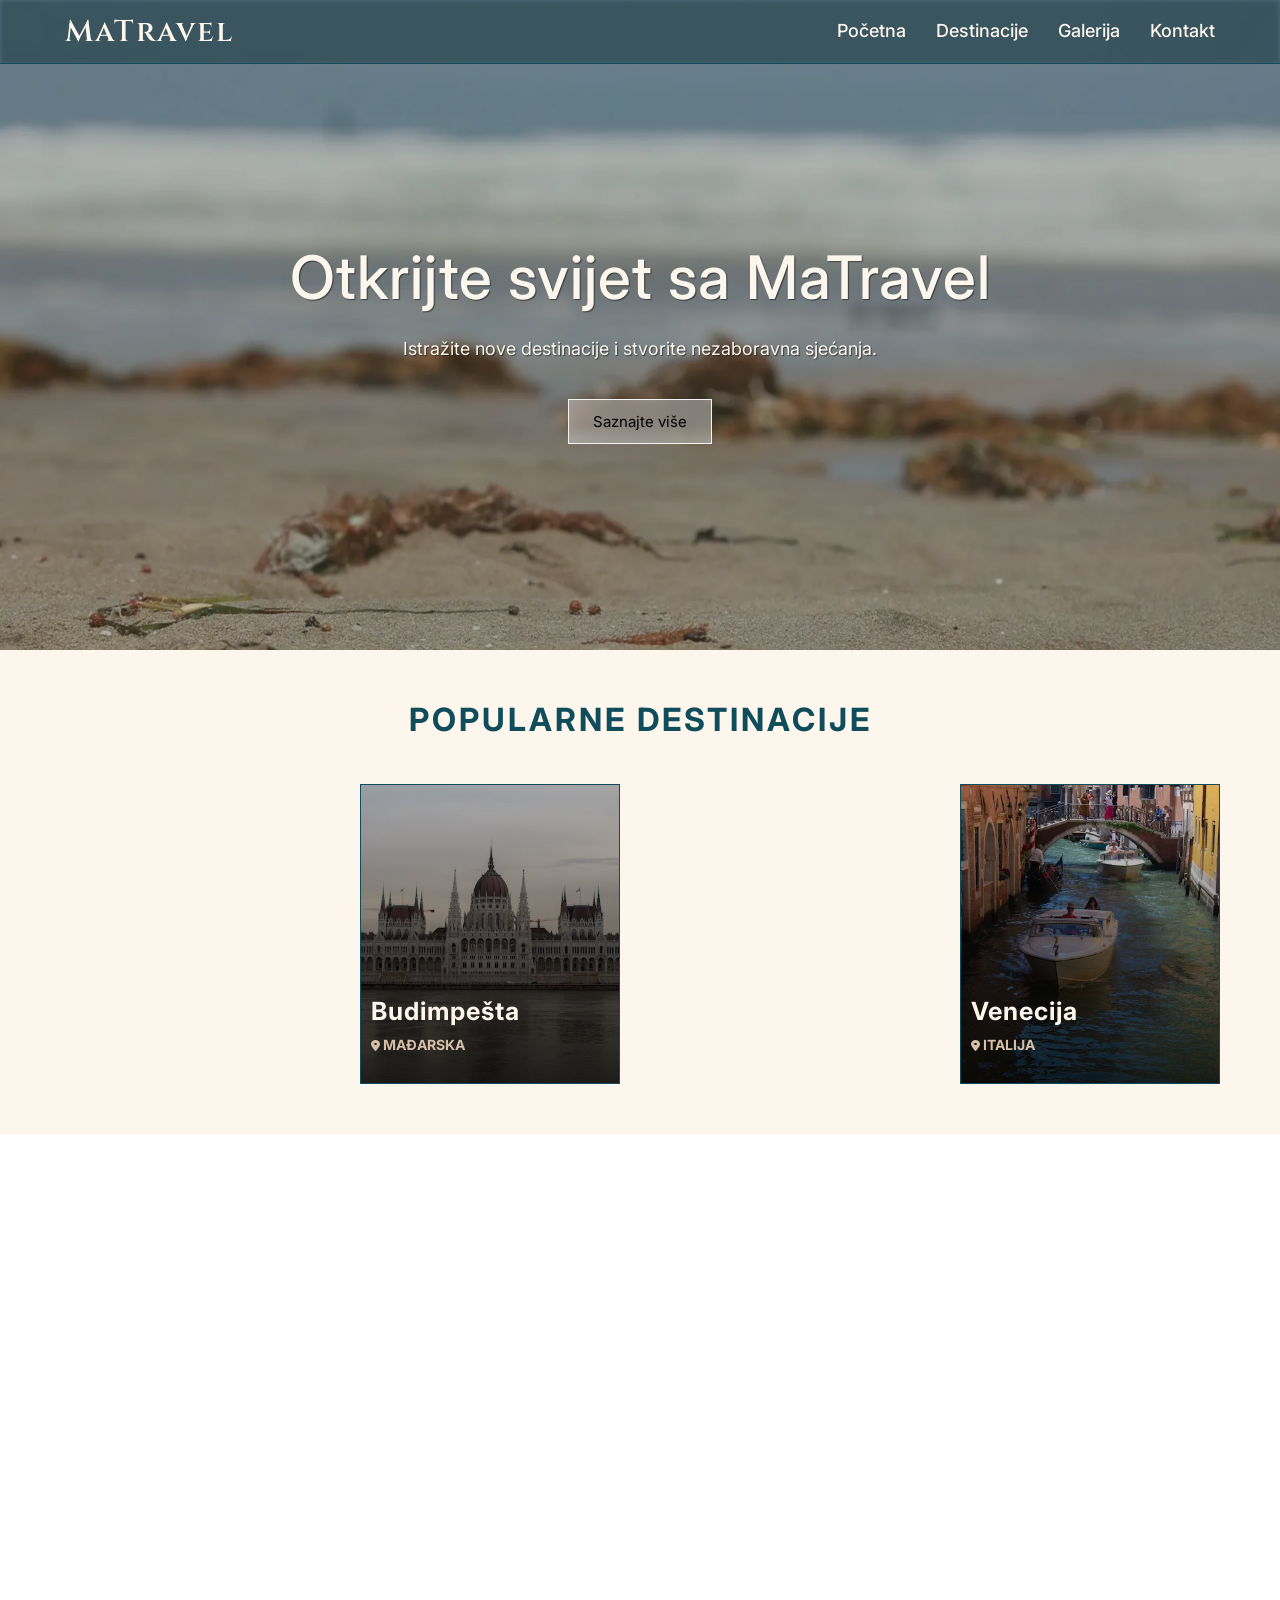
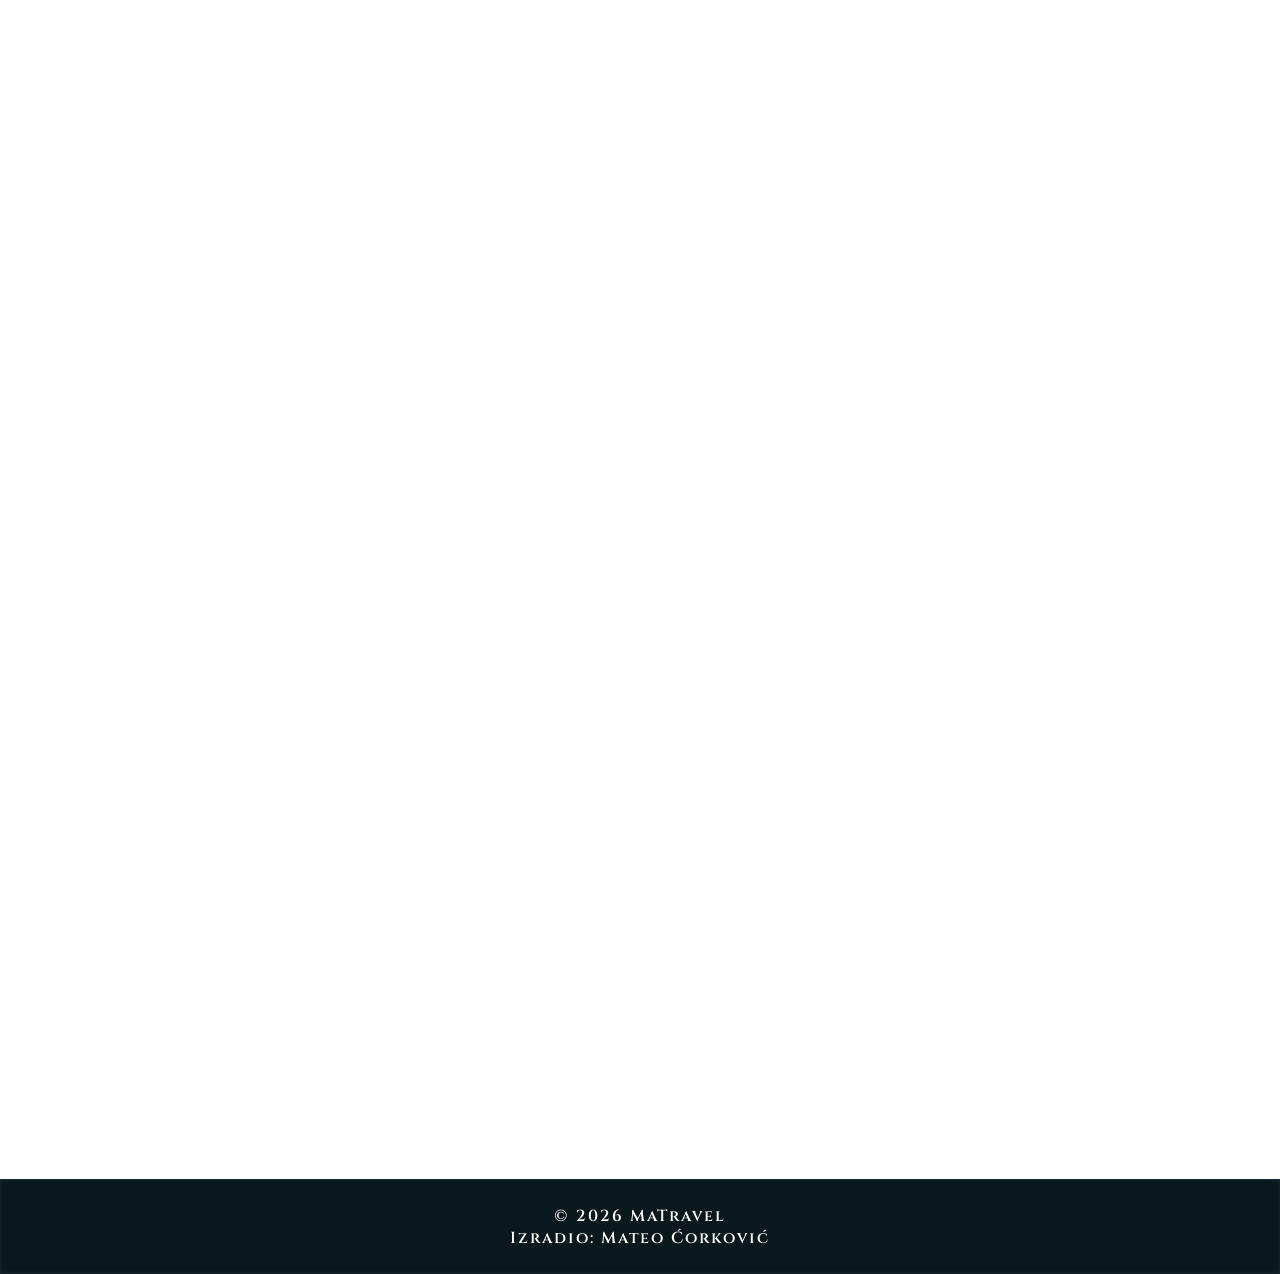
<file: index.html>
<!DOCTYPE html>
<html lang="hr">
<head>
    <meta charset="UTF-8">
    <meta name="viewport" content="width=device-width, initial-scale=1.0">
    <meta name="description" content="MaTravel je web stranica napravljena za izradu završnog rada. Smisao stranice je da predstavlja agenciju za putovanja kako bih pomoću različitih verzija pokazao optimizaciju stranice.">
    <title>MaTrevel - destinacije i putovanja</title>
    <meta name="author" content="Mateo Ćorković">
    <link rel="stylesheet" href="izgledMINI.min.css">
    <link rel="icon" href="slike/favicon.ico" type="image/x-icon">
    <link rel="preload" as="font" href="Interfont.woff2" type="font/woff2" crossorigin>
    <link rel="preload" as="font" href="Cinzelfont.woff2" type="font/woff2" crossorigin>
    <link rel="preload" as="style" href="https://cdnjs.cloudflare.com/ajax/libs/font-awesome/6.5.0/css/all.min.css" onload="this.onload=null;this.rel='stylesheet'">
</head>
<body>
    <header class="navbar">
        <div class="container">
            <a href="index.html" class="logo">MaTravel</a>
            <nav class="navigacija" id="navigacija">
                <a href="index.html">Početna</a>
                <a href="destinacije.html">Destinacije</a>
                <a href="galerija.html">Galerija</a>
                <a href="kontakt.html">Kontakt</a>
            </nav>
            <div class="hamburger" id="hamburger">
            ☰
            </div>
        </div>
    </header>
    <main>
        <section class="pocetna skriveno">
        <video autoplay muted loop playsinline class="pozadinaplaza" preload="metadata" poster="slike/thumbnail.webp">
            <source src="video/plaza.mp4" type="video/MP4">
        </video>
        <div class="overlay"></div>
        <div class="container">
            <div class="odjeljak skriveno">
                <h1>Otkrijte svijet sa MaTravel</h1>
                <p>Istražite nove destinacije i stvorite nezaboravna sjećanja.</p>
                <a href="destinacije.html" class="odjeljakgumb">Saznajte više</a>
            </div>
        </div>
    </section>
    <section class="destinacije skriveno">
        <div class="container">
            <h2>Popularne destinacije</h2>
            <div class="karticepolozaj">
                <a href="lanzarote.html" class="kartica skriveno">
                    <img class="zoom" src="slike/lanzarote/lanzarote1200.webp" 
                    srcset="slike/lanzarote/lanzarote700.webp 700w, 
                            slike/lanzarote/lanzarote800.webp 800w,
                            slike/lanzarote/lanzarote1000.webp 1000w,
                            slike/lanzarote/lanzarote1200.webp 1200w"
                    sizes="(max-width:768px) 100vw, 25vw" 
                    alt="Pogled sa vrha otoka Lanzarote" 
                    loading="lazy">
                    <div class="tamnije"></div>
                    <div class="karticasadrzaj">
                        <h3>Lanzarote</h3>
                        <h4><i class="fa-solid fa-location-dot"></i> Španjolska</h4>
                    </div>
                </a>
                <a href="budimpesta.html" class="kartica skriveno2">
                    <img class="zoom" src="slike/budimpesta/budimpesta1200.webp" 
                    srcset="slike/budimpesta/budimpesta700.webp 700w, 
                            slike/budimpesta/budimpesta800.webp 800w, 
                            slike/budimpesta/budimpesta1000.webp 1000w,
                            slike/budimpesta/budimpesta1200.webp 1200w" 
                    sizes="(max-width:768px) 100vw, 25vw" 
                    alt="Budimpešta" loading="lazy">
                    <div class="tamnije"></div>
                    <div class="karticasadrzaj">
                        <h3>Budimpešta</h3>
                        <h4><i class="fa-solid fa-location-dot"></i> Mađarska</h4>
                    </div>
                </a>
                <a href="casablanca.html" class="kartica skriveno">
                    <img class="zoom" src="slike/casablanca/casablanca1200.webp" 
                    srcset="slike/casablanca/casablanca700.webp 700w,
                            slike/casablanca/casablanca800.webp 800w, 
                            slike/casablanca/casablanca1000.webp 1000w,   
                            slike/casablanca/casablanca1200.webp 1200w" 
                    sizes="(max-width:768px) 100vw, 25vw" 
                    alt="Casablanca" loading="lazy">
                    <div class="tamnije"></div>
                    <div class="karticasadrzaj">
                        <h3>Casablanca</h3>
                        <h4><i class="fa-solid fa-location-dot"></i> Maroko</h4>
                    </div>
                </a>
                <a href="venecija.html" class="kartica skriveno2">
                    <img class="zoom" src="slike/venecija/venecija.webp" 
                    srcset="slike/venecija/venecija700.webp 700w, 
                            slike/venecija/venecija800.webp 800w,
                            slike/venecija/venecija1000.webp 1000w,
                            slike/venecija/venecija1200.webp 1200w" 
                    sizes="(max-width:768px) 100vw, 25vw" 
                    alt="Venecija" loading="lazy">
                    <div class="tamnije"></div>
                    <div class="karticasadrzaj">
                        <h3>Venecija</h3>
                        <h4><i class="fa-solid fa-location-dot"></i> Italija</h4>
                    </div>
                </a>
            </div>
        </div>
    </section>
    <section class="zastobasmi skriveno">
        <div class="container">
            <div class="naslovzastobasmi skriveno">
                <h2>Zašto baš mi?</h2>
                <p>Putujte sigurno, jednostavno i bez stresa uz naš tim stručnjaka.</p>
            </div>

            <div class="karticezasto">

                <div class="karticazasto skriveno">
                    <i class="fa-solid fa-shield-halved"></i>
                    <h3>Sigurno putovanje</h3>
                    <p>Vaša sigurnost i zadovoljstvo uvijek su nam na prvom mjestu.</p>
                </div>

                <div class="karticazasto skriveno2">
                    <i class="fa-solid fa-tags"></i>
                    <h3>Najbolje cijene</h3>
                    <p>Pronađite vrhunske destinacije po povoljnim cijenama.</p>
                </div>

                <div class="karticazasto skriveno">
                    <i class="fa-solid fa-plane-departure"></i>
                    <h3>Brza rezervacija</h3>
                    <p>Rezervirajte svoje putovanje brzo i jednostavno online.</p>
                </div>

            </div>
        </div>
    </section>
    <section>
        <div class="container">
            <div class="opcenito">
                <div class="opcenitotekst skriveno2">
                    <h2>Šta je MaTravel?</h2>
                    <div class="skriven">
                    <p>MaTravel je web stranica koja omogućava ljudima da pronađu zanimljive i popularne destinacije za putovanje. Destinacije koje obuhvaća MaTrevel nisu ograničene samo na Europu već na cijeli svijet.</p>
                </div>
                <div class="skriveno2">
                    <p>Cilj MaTravel je olakšati ljudima organizirati i realizirati odmor u što kraćem vremenu i sa što manjom cijenom.</p>
                </div>
                <div class="skriveno">
                    <p>Ova stranica je izrađena za završni rad i svrha je različitim verzijama ove stranice dokazati kako radi optimizacija web stranica, te na koje se sve načine ta optimizacije može napraviti.</p>
                </div>
                <div class="gumbklasa skriveno2">
                    <a href="kontakt.html" class="gumb">Pročitaj više</a>
                </div>
                </div>
                
                <div class="opcenitoslika skriveno2">
                    <img src="slike/opcenitoslika.webp"  loading="lazy" alt="Ilustracija MaTravel stranice">
                </div>
            </div>
        </div>
    </section>

    <section class="slajdshow skriveno">
        <div class="kutijaslajd">
            <div class="slajd active">
                <img src="slike/slajdshow/venecija1920.webp"
                srcset="slike/slajdshow/venecija800.webp 800w, 
                        slike/slajdshow/venecija1000.webp 1000w, 
                        slike/slajdshow/venecija1200.webp 1200w, 
                        slike/slajdshow/venecija1600.webp 1600w, 
                        slike/slajdshow/venecija1920.webp 1920w" 
                sizes="100vw"
                loading="lazy" alt="Kanali u Veneciji">
                <div class="poruka">Putovanja za pamćenje</div>
            </div>
            <div class="slajd">
                <img src="slike/slajdshow/verona1920.webp"
                srcset="slike/slajdshow/verona800.webp 800w, 
                        slike/slajdshow/verona1000.webp 1000w, 
                        slike/slajdshow/verona1200.webp 1200w, 
                        slike/slajdshow/verona1600.webp 1600w, 
                        slike/slajdshow/verona1920.webp 1920w" 
                sizes="100vw"
                loading="lazy" alt="Zgrade grada Verona">
                <div class="poruka">Neka avantura počne</div>
            </div>
            <div class="slajd">
                <img src="slike/slajdshow/lanzarote31920.webp" 
                srcset="slike/slajdshow/lanzarote3800.webp 800w, 
                        slike/slajdshow/lanzarote31000.webp 1000w, 
                        slike/slajdshow/lanzarote31200.webp 1200w, 
                        slike/slajdshow/lanzarote31600.webp 1600w, 
                        slike/slajdshow/lanzarote31920.webp 1920w" 
                sizes="100vw"
                loading="lazy" alt="Pogled sa vrha otoka Lanzarote">
                <div class="poruka">Istraži svijet</div>
            </div>
            <div class="slajd">
                <img src="slike/slajdshow/kamenje1920.webp" 
                srcset="slike/slajdshow/kamenje800.webp 800w, 
                        slike/slajdshow/kamenje1000.webp 1000w, 
                        slike/slajdshow/kamenje1200.webp 1200w, 
                        slike/slajdshow/kamenje1600.webp 1600w, 
                        slike/slajdshow/kamenje1920.webp 1920w" 
                sizes="100vw"
                loading="lazy" alt="Kamenje i litice na Lanzaroteu">
                <div class="poruka">Putovanja za pamćenje</div>
            </div>
            <div class="slajd">
                <img src="slike/slajdshow/zagreb1920.webp"
                srcset="slike/slajdshow/zagreb800.webp 800w, 
                        slike/slajdshow/zagreb1000.webp 1000w, 
                        slike/slajdshow/zagreb1200.webp 1200w, 
                        slike/slajdshow/zagreb1600.webp 1600w, 
                        slike/slajdshow/zagreb1920.webp 1920w" 
                sizes="100vw"
                loading="lazy" alt="Centar grada Zagreba">
                <div class="poruka">Neka avantura počne</div>
            </div>
        </div>
    </section>

    </main>
    <footer>
        <p>© 2026 MaTravel</p>
        <p>Izradio: Mateo Ćorković</p>
    </footer>
   
    <script src="scriptMINI.min.js" defer></script>
</body>
</html>
</file>
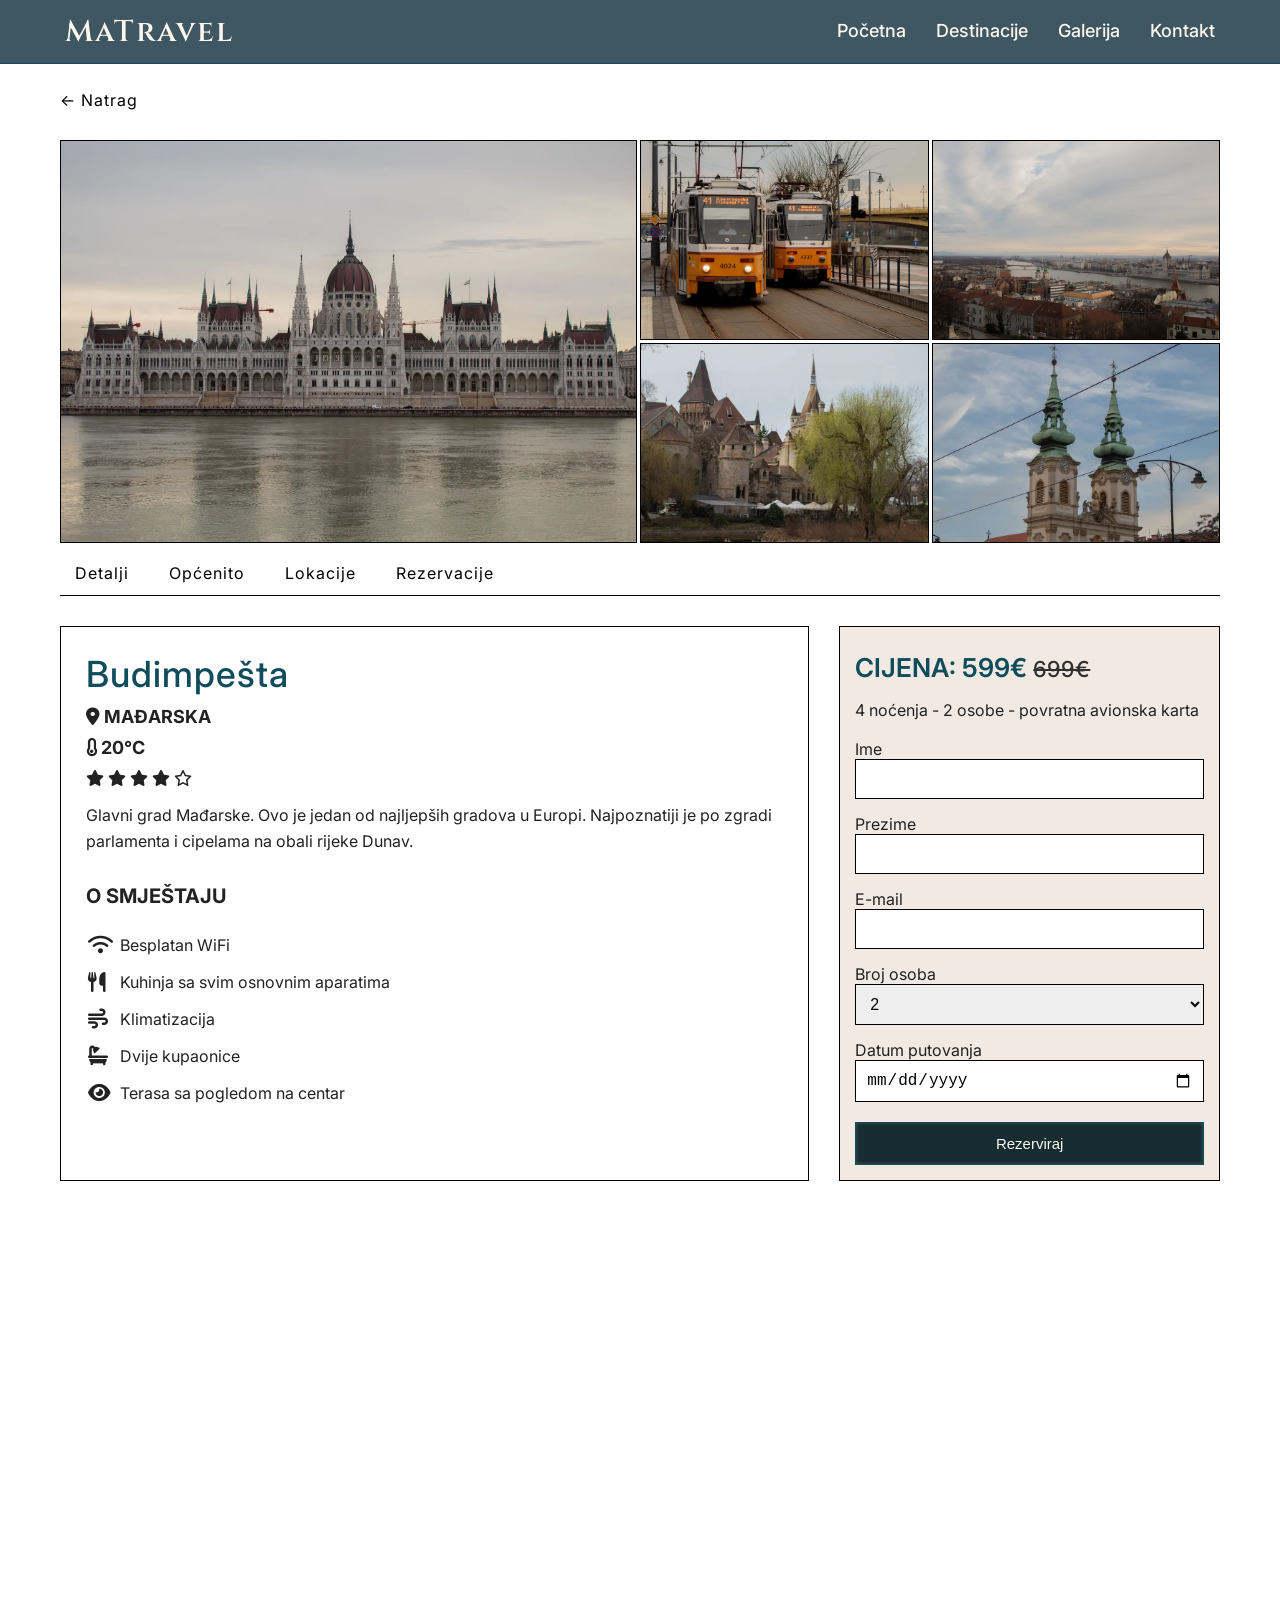
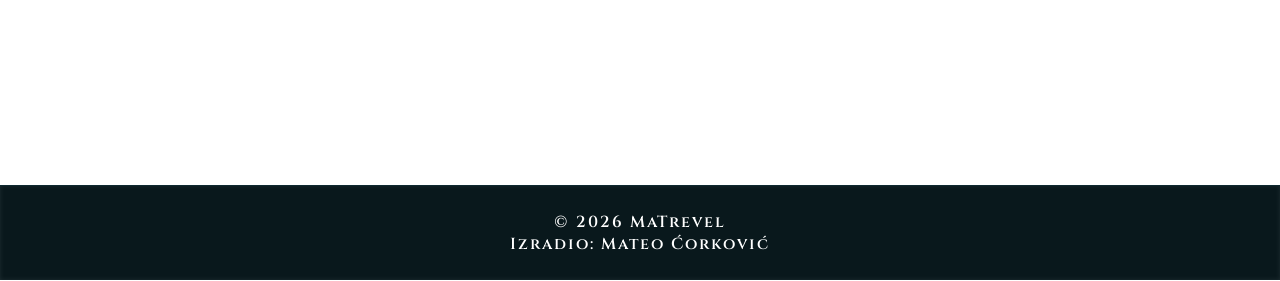
<file: budimpesta.html>
<!DOCTYPE html>
<html lang="hr">
<head>
    <meta charset="UTF-8">
    <meta name="viewport" content="width=device-width, initial-scale=1.0">
    <title>MaTrevel - Budimpesta</title>
    <meta name="description" content="MaTravel je web stranica napravljena za izradu završnog rada. Smisao stranice je da predstavlja agenciju za putovanja kako bih pomoću različitih verzija pokazao optimizaciju stranice.">
    <meta name="author" content="Mateo Ćorković">
    <link rel="stylesheet" href="izgledMINI.min.css">
    <link rel="icon" href="slike/favicon.ico" type="image/x-icon">
    <link rel="preload" as="font" href="Interfont.woff2" type="font/woff2" crossorigin>
    <link rel="preload" as="font" href="Cinzelfont.woff2" type="font/woff2" crossorigin>
    <link rel="preload" as="style" href="https://cdnjs.cloudflare.com/ajax/libs/font-awesome/6.5.0/css/all.min.css" onload="this.onload=null;this.rel='stylesheet'">

</head>
<body>
    <header class="navbar tamnija">
        <div class="container">
            <a href="index.html" class="logo">MaTravel</a>

            <nav class="navigacija" id="navigacija">
                <a href="index.html">Početna</a>
                <a href="destinacije.html">Destinacije</a>
                <a href="galerija.html">Galerija</a>
                <a href="kontakt.html">Kontakt</a>
            </nav>

            <div class="hamburger" id="hamburger">
            ☰
            </div>
        </div>
    </header>
    <main>
    <div class="prazno"></div>
    <div class="container">
        <div class="natrag">
            <a href="#" class="natraggumb" onclick="window.history.back(); return false;">← Natrag</a>
        </div>
        <section class="malagalerija">
            <div class="kockica maloveca">
                <img src="slike/budimpesta/budimpesta.webp" alt="Parlament u Budimpešti" fetchpriority="high">
            </div>
            <div class="kockica">
                <img src="slike/budimpesta/IMG_6827.webp" alt="Tramvaji u Budimpešti">
            </div>
            <div class="kockica">
                <img src="slike/budimpesta/budimpesta2.webp" alt="Pogled na grad Budimpešta" loading="lazy">
            </div>
            <div class="kockica">
                <img src="slike/budimpesta/IMG_6922.webp" alt="Dvorac Vajdahunyad u Budimpešti" loading="lazy">
            </div>
            <div class="kockica">
                <img src="slike/budimpesta/IMG_6864.webp" alt="Crkva u Budimpešti" loading="lazy">
            </div>
        </section>
        <nav class="malanavigacija">
            <a href="#detalji"  class="malanavigacijalink active">Detalji</a>
            <a href="#opcenito"  class="malanavigacijalink">Općenito</a>
            <a href="#lokacije" class="malanavigacijalink">Lokacije</a>
            <a href="#rezervacije" class="malanavigacijalink">Rezervacije</a>
        </nav>
        <section id="detalji" class="detalji">
            <div class="detaljilijevo">
                <h1>Budimpešta</h1>
                    <h2><i class="fa-solid fa-location-dot"></i> Mađarska</h2>
                    <h2><i class="fa-solid fa-thermometer-empty"></i> 20°C</h2>
                    <div class="ocjena">
                        <i class="fa-solid fa-star"></i>
                        <i class="fa-solid fa-star"></i>
                        <i class="fa-solid fa-star"></i>
                        <i class="fa-solid fa-star"></i>
                        <i class="fa-regular fa-star"></i>
                    </div>
                <p>Glavni grad Mađarske. Ovo je jedan od najljepših gradova u Europi. Najpoznatiji je po zgradi parlamenta i cipelama na obali rijeke Dunav.</p>
                <section class="smjestaj">
                    <h2>O smještaju</h2>
                    <ul class="listasmjestaj">
                        <li><i class="fa-solid fa-wifi"></i> Besplatan WiFi</li>
                        <li><i class="fa-solid fa-cutlery"></i> Kuhinja sa svim osnovnim aparatima</li>
                        <li><i class="fa-solid fa-wind"></i> Klimatizacija</li>
                        <li><i class="fa-solid fa-bath"></i> Dvije kupaonice</li>
                        <li><i class="fa-solid fa-eye"></i> Terasa sa pogledom na centar</li>
                    </ul>
                </section>
            </div>
            <div class="detaljidesno">
                <h2 class="cijena">Cijena: 599€ <span class="prekrizeno">699€</span></h2>
                <p>4 noćenja - 2 osobe - povratna avionska karta</p>
                <form class="formarezervacije">
                    <label for="ime">Ime</label>
                    <input type="text" id="ime" name="ime">
                    <label for="prezime">Prezime</label>
                    <input type="text" id="prezime" name="prezime">
                    <label for="email">E-mail</label>
                    <input type="email" id="email" name="email">
                    <label for="osobe">Broj osoba</label>
                    <select id="osobe">
                       <option value="1">1</option>
                        <option value="2" selected>2</option>
                        <option value="3">3</option>
                        <option value="4">4</option>
                        <option value="5">5</option>
                        <option value="6">6</option>
                    </select>
                    <label for="datum">Datum putovanja</label>
                    <input type="date" id="datum">
                    <button type="submit">Rezerviraj</button>
                </form>
            </div>
        </section>
        <section id="opcenito" class="maloopcenito skriveno2">
            <div class="lijevoopcenito">
                <h1>Općenito o destinaciji</h1>
                <p>Glavni grad Mađarske. Ovo je jedan od najljepših gradova u Europi. Najpoznatiji je po zgradi parlamenta i cipelama na obali rijeke Dunav.</p>
                <h2>Zašto baš Budimpešta</h2>
                <p>Grad ima prekrasnu arhitekturu i bogatu povijest. Idealan je za vikend putovanja zato što se sve najbitnije može brzo obići.</p>
            </div>

            <div class="opcenitokarta">
            <iframe src="https://www.google.com/maps/embed?pb=!1m18!1m12!1m3!1d167078.08709910235!2d19.00490403237963!3d47.484261893750805!2m3!1f0!2f0!3f0!3m2!1i1024!2i768!4f13.1!3m3!1m2!1s0x4741c334d1d4cfc9%3A0x400c4290c1e1160!2zQnVkaW1wZcWhdGEsIE1hxJFhcnNrYQ!5e1!3m2!1shr!2shr!4v1779829481996!5m2!1shr!2shr" width="350" height="300" style="border:1px solid black;" loading="lazy" referrerpolicy="no-referrer-when-downgrade">
                
            </iframe>
            </div>
        </section>
        <section id="lokacije" class="malalokacija skriveno">
            <h1>Top lokacije</h1>
            <div class="malekarticelokacija">
                <div class="malakarticalokacija">
                    <img src="slike/budimpesta/budimpesta.webp" alt="Parlament u Budimpešti" loading="lazy">
                    <h2>Mađarski parlament</h2>
                    <p>Jedna on najljepših u Europi.</p>
                </div>
                <div class="malakarticalokacija">
                    <img src="slike/budimpesta/budimpesta2.webp" alt="Pogled na grad Budimpešta" loading="lazy">
                    <h2>Budimpešta vidikovac</h2>
                    <p>Najbolji pogled u gradu.</p>
                </div>
                <div class="malakarticalokacija">
                    <img src="slike/budimpesta/IMG_6922.webp" alt="Dvorac Vajdahunyad u Budimpešti" loading="lazy">
                    <h2>Dvorac Vajdahunyad</h2>
                    <p>Dvorac u blizini centra grada.</p>
                </div>
            </div>
        </section>
        <section id="rezervacije" class="malorezervacije skriveno2">
            <h1>Informacije o rezervacijama</h1>
            <div class="rezervacijesve">
                <div class="rezervacijelijevo">
                    <h2>Što je uključeno?</h2>
                    <ul class="listasmjestaj">
                        <li><i class="fa-solid fa-plane"></i> Povratna avionska karta</li>
                        <li><i class="fa-solid fa-bus"></i> Prijevoz od aerodroma do hotela</li>
                        <li><i class="fa-solid fa-mug-saucer"></i> Doručak u hotelu</li>
                        <li><i class="fa-solid fa-route"></i> Prijevoz između atrakcija</li>
                    </ul>
            </div>
            <div class="rezervacijedesno">
                <h2>Uvjeti rezervacije</h2>
                <p>Rezervacije se mogu napraviti najmanje tjedan dana prije polaska.</p>
                <p>Otkazivanje putovanja moguće je do 48 sati prije polaska.</p>
                <p>Za državljane EU nije potrebna viza.</p>
                <p>Check-in je od 14:00 sati.</p>
            </div>    
            </div>
            
        </section>
    </div>

    <section class="destinacije skriveno destinacijedodatno">
        <div class="container">
            <h2>Popularne destinacije</h2>
            <div class="karticedodatne">
                <a href="lanzarote.html" class="karticadodatna lanzarote skriveno">
                    <div class="zoom"></div>
                    <div class="tamnije"></div>
                    <div class="karticasadrzaj">
                        <h3>Lanzarote</h3>
                        <h4><i class="fa-solid fa-location-dot"></i> Španjolska</h4>
                    </div>
                </a>
                <a href="casablanca.html" class="karticadodatna casablanca skriveno">
                    <div class="zoom"></div>
                    <div class="tamnije"></div>
                    <div class="karticasadrzaj">
                        <h3>Casablanca</h3>
                        <h4><i class="fa-solid fa-location-dot"></i> Maroko</h4>
                    </div>
                </a>
                <a href="venecija.html" class="karticadodatna venecija skriveno2">
                    <div class="zoom"></div>
                    <div class="tamnije"></div>
                    <div class="karticasadrzaj">
                        <h3>Venecija</h3>
                        <h4><i class="fa-solid fa-location-dot"></i> Italija</h4>
                    </div>
                </a>
            </div>
        </div>
    </section>
    <section class="slajdshow skriveno">
        <div class="kutijaslajd">
            <div class="slajd active">
                <img src="slike/slajdshow/venecija1920.webp"
                srcset="slike/slajdshow/venecija800.webp 800w, 
                        slike/slajdshow/venecija1000.webp 1000w, 
                        slike/slajdshow/venecija1200.webp 1200w, 
                        slike/slajdshow/venecija1600.webp 1600w, 
                        slike/slajdshow/venecija1920.webp 1920w" 
                sizes="100vw"
                loading="lazy" alt="Kanali u Veneciji">
                <div class="poruka">Putovanja za pamćenje</div>
            </div>
            <div class="slajd">
                <img src="slike/slajdshow/verona1920.webp"
                srcset="slike/slajdshow/verona800.webp 800w, 
                        slike/slajdshow/verona1000.webp 1000w, 
                        slike/slajdshow/verona1200.webp 1200w, 
                        slike/slajdshow/verona1600.webp 1600w, 
                        slike/slajdshow/verona1920.webp 1920w" 
                sizes="100vw"
                loading="lazy" alt="Zgrade grada Verona">
                <div class="poruka">Neka avantura počne</div>
            </div>
            <div class="slajd">
                <img src="slike/slajdshow/lanzarote31920.webp" 
                srcset="slike/slajdshow/lanzarote3800.webp 800w, 
                        slike/slajdshow/lanzarote31000.webp 1000w, 
                        slike/slajdshow/lanzarote31200.webp 1200w, 
                        slike/slajdshow/lanzarote31600.webp 1600w, 
                        slike/slajdshow/lanzarote31920.webp 1920w" 
                sizes="100vw"
                loading="lazy" alt="Pogled sa vrha otoka Lanzarote">
                <div class="poruka">Istraži svijet</div>
            </div>
            <div class="slajd">
                <img src="slike/slajdshow/kamenje1920.webp" 
                srcset="slike/slajdshow/kamenje800.webp 800w, 
                        slike/slajdshow/kamenje1000.webp 1000w, 
                        slike/slajdshow/kamenje1200.webp 1200w, 
                        slike/slajdshow/kamenje1600.webp 1600w, 
                        slike/slajdshow/kamenje1920.webp 1920w" 
                sizes="100vw"
                loading="lazy" alt="Kamenje i litice na Lanzaroteu">
                <div class="poruka">Putovanja za pamćenje</div>
            </div>
            <div class="slajd">
                <img src="slike/slajdshow/zagreb1920.webp"
                srcset="slike/slajdshow/zagreb800.webp 800w, 
                        slike/slajdshow/zagreb1000.webp 1000w, 
                        slike/slajdshow/zagreb1200.webp 1200w, 
                        slike/slajdshow/zagreb1600.webp 1600w, 
                        slike/slajdshow/zagreb1920.webp 1920w" 
                sizes="100vw"
                loading="lazy" alt="Centar grada Zagreba">
                <div class="poruka">Neka avantura počne</div>
            </div>
        </div>
    </section>
   </main>
   <footer>
        <p>© 2026 MaTrevel</p>
        <p>Izradio: Mateo Ćorković</p>
    </footer>
    <script src="scriptMINI.min.js"></script>
</body>
</html>
</file>
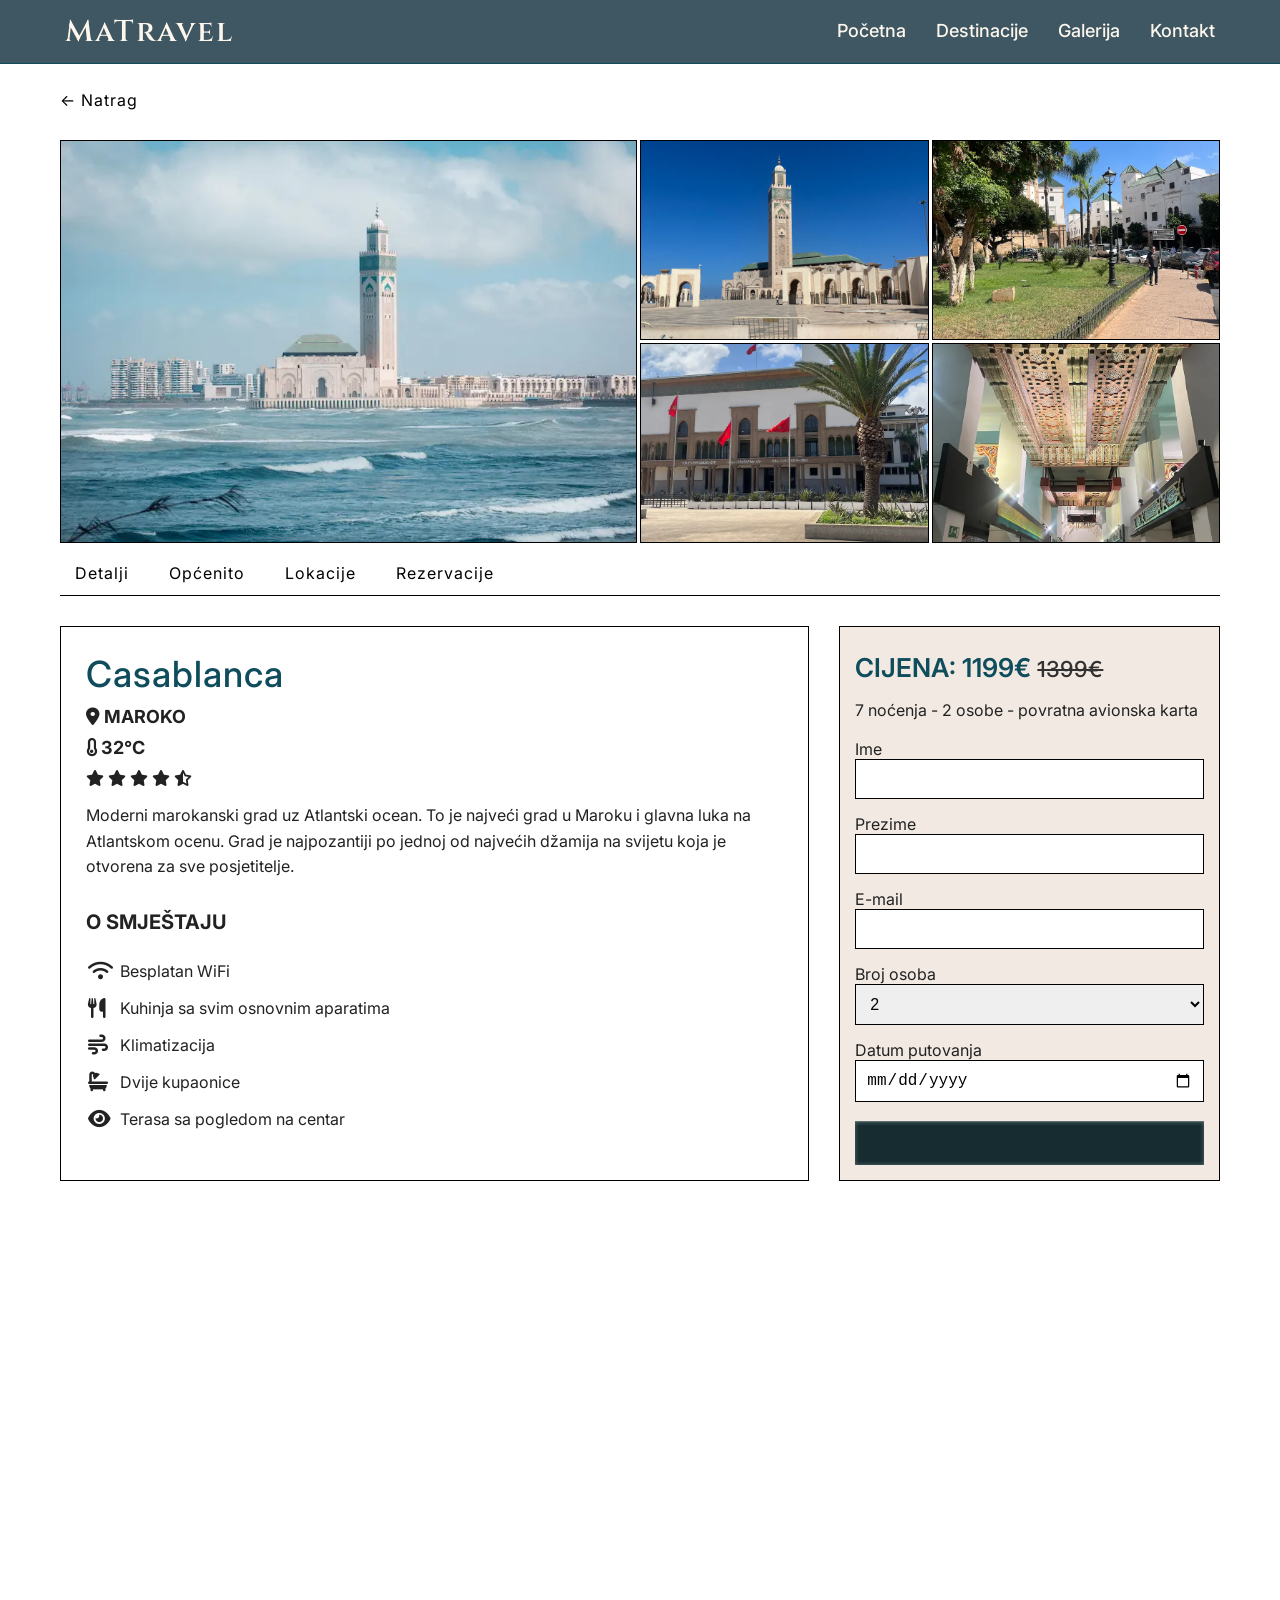
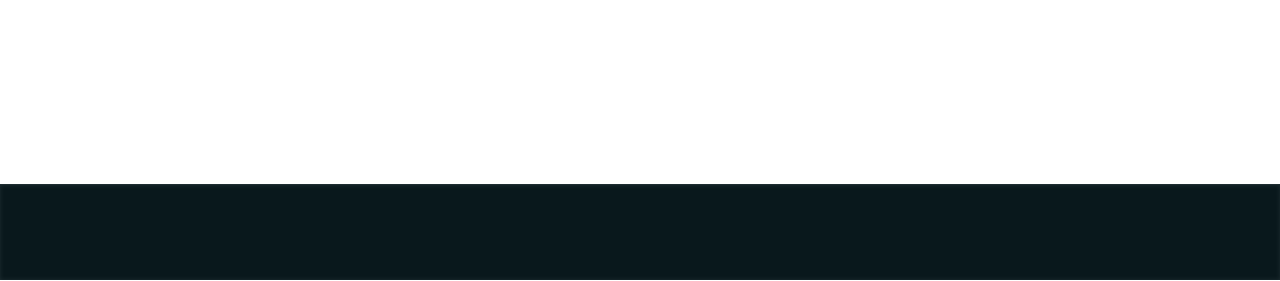
<file: casablanca.html>
<!DOCTYPE html>
<html lang="hr">
<head>
    <meta charset="UTF-8">
    <meta name="viewport" content="width=device-width, initial-scale=1.0">
    <title>MaTrevel - Casablanca</title>
    <meta name="description" content="MaTravel je web stranica napravljena za izradu završnog rada. Smisao stranice je da predstavlja agenciju za putovanja kako bih pomoću različitih verzija pokazao optimizaciju stranice.">
    <meta name="author" content="Mateo Ćorković">
    <link rel="stylesheet" href="izgledMINI.min.css">
    <link rel="icon" href="slike/favicon.ico" type="image/x-icon">
    <link rel="preload" as="font" href="Interfont.woff2" type="font/woff2" crossorigin>
    <link rel="preload" as="font" href="Cinzelfont.woff2" type="font/woff2" crossorigin>
    <link rel="preload" as="style" href="https://cdnjs.cloudflare.com/ajax/libs/font-awesome/6.5.0/css/all.min.css" onload="this.onload=null;this.rel='stylesheet'">

</head>
<body>
    <header class="navbar tamnija">
        <div class="container">
            <a href="index.html" class="logo">MaTravel</a>

            <nav class="navigacija" id="navigacija">
                <a href="index.html">Početna</a>
                <a href="destinacije.html">Destinacije</a>
                <a href="galerija.html">Galerija</a>
                <a href="kontakt.html">Kontakt</a>
            </nav>

            <div class="hamburger" id="hamburger">
            ☰
            </div>
        </div>
    </header>
    <main>
    <div class="prazno"></div>
    <div class="container">
        <div class="natrag">
            <a href="#" class="natraggumb" onclick="window.history.back(); return false;">← Natrag</a>
        </div>
        <section class="malagalerija">
            <div class="kockica maloveca">
                <img src="slike/casablanca/casablanca2.webp" alt="Džamija Hassan II u Casablanci" fetchpriority="high">
            </div>
            <div class="kockica">
                <img src="slike/casablanca/casablanca.webp" alt="Pogled na džamiju u Casablanci">
            </div>
            <div class="kockica">
                <img src="slike/casablanca/IMG_2537.webp" alt="Tržnica u Casablanci" loading="lazy">
            </div>
            <div class="kockica">
                <img src="slike/casablanca/IMG_2547.webp" alt="Trg Mohammed V u Casablanci" loading="lazy">
            </div>
            <div class="kockica">
                <img src="slike/casablanca/IMG_2552.webp" alt="Unutrašnjost džamije Hassan II" loading="lazy">
            </div>
        </section>
        <nav class="malanavigacija">
            <a href="#detalji"  class="malanavigacijalink active">Detalji</a>
            <a href="#opcenito"  class="malanavigacijalink">Općenito</a>
            <a href="#lokacije" class="malanavigacijalink">Lokacije</a>
            <a href="#rezervacije" class="malanavigacijalink">Rezervacije</a>
        </nav>
        <section id="detalji" class="detalji">
            <div class="detaljilijevo">
                <h1>Casablanca</h1>
                    <h2><i class="fa-solid fa-location-dot"></i> Maroko</h2>
                    <h2><i class="fa-solid fa-thermometer-empty"></i> 32°C</h2>
                    <div class="ocjena">
                        <i class="fa-solid fa-star"></i>
                        <i class="fa-solid fa-star"></i>
                        <i class="fa-solid fa-star"></i>
                        <i class="fa-solid fa-star"></i>
                        <i class="fa-solid fa-star-half-stroke"></i>
                    </div>
                <p>Moderni marokanski grad uz Atlantski ocean. To je najveći grad u Maroku i glavna luka na Atlantskom ocenu. Grad je najpozantiji po jednoj od najvećih džamija na svijetu koja je otvorena za sve posjetitelje.</p>
                <section class="smjestaj">
                    <h2>O smještaju</h2>
                    <ul class="listasmjestaj">
                        <li><i class="fa-solid fa-wifi"></i> Besplatan WiFi</li>
                        <li><i class="fa-solid fa-cutlery"></i> Kuhinja sa svim osnovnim aparatima</li>
                        <li><i class="fa-solid fa-wind"></i> Klimatizacija</li>
                        <li><i class="fa-solid fa-bath"></i> Dvije kupaonice</li>
                        <li><i class="fa-solid fa-eye"></i> Terasa sa pogledom na centar</li>
                    </ul>
                </section>
            </div>
            <div class="detaljidesno">
                <h2 class="cijena">Cijena: 1199€ <span class="prekrizeno">1399€</span></h2>
                <p>7 noćenja - 2 osobe - povratna avionska karta</p>
                <form class="formarezervacije">
                    <label for="ime">Ime</label>
                    <input type="text" id="ime" name="ime">
                    <label for="prezime">Prezime</label>
                    <input type="text" id="prezime" name="prezime">
                    <label for="email">E-mail</label>
                    <input type="email" id="email" name="email">
                    <label for="osobe">Broj osoba</label>
                    <select id="osobe">
                        <option value="1">1</option>
                        <option value="2" selected>2</option>
                        <option value="3">3</option>
                        <option value="4">4</option>
                        <option value="5">5</option>
                        <option value="6">6</option>
                    </select>
                    <label for="datum">Datum putovanja</label>
                    <input type="date" id="datum">
                    <button type="submit">Rezerviraj</button>
                </form>
            </div>
        </section>
        <section id="opcenito" class="maloopcenito skriveno2">
            <div class="lijevoopcenito">
                <h1>Općenito o destinaciji</h1>
                <p>Casablanca je najveći grad u Maroku. Maroko je država na zapadnoj obali Afrike. Casablanaca je glavno gospodarsko središte Maroka. Najpoznatiji je po džamiji Hassan II koja se nalazi na obali Atlantskog oceana.</p>
                <h2>Zašto baš Casablanca</h2>
                <p>Casablanca je odlična za ljude koji žele vidjeti moderni i tradicionalni život u jednom gradu. Grad ima odličnu hranu i ugodnu klimu.</p>
            </div>

            <div class="opcenitokarta">
            <iframe src="https://www.google.com/maps/embed?pb=!1m18!1m12!1m3!1d127284.67612995417!2d-7.689667235089539!3d33.577195590918436!2m3!1f0!2f0!3f0!3m2!1i1024!2i768!4f13.1!3m3!1m2!1s0xda7cd4778aa113b%3A0xb06c1d84f310fd3!2sCasablanca%2C%20Maroko!5e1!3m2!1shr!2shr!4v1779830016309!5m2!1shr!2shr" width="350" height="300" style="border:1px solid black;" loading="lazy" referrerpolicy="no-referrer-when-downgrade">
                
            </iframe>
            </div>
        </section>
        <section id="lokacije" class="malalokacija skriveno">
            <h1>Top lokacije</h1>
            <div class="malekarticelokacija">
                <div class="malakarticalokacija">
                    <img src="slike/casablanca/casablanca2.webp" alt="Džamija Hassan II u Casablanci" loading="lazy">
                    <h2>Džamija Hassan II</h2>
                    <p>Najpoznatija atrakcija u Casablanci.</p>
                </div>
                <div class="malakarticalokacija">
                    <img src="slike/casablanca/IMG_2547.webp" alt="Trg Mohammed V u Casablanci" loading="lazy">
                    <h2>Trg Mohammed V</h2>
                    <p>Centar grada.</p>
                </div>
                <div class="malakarticalokacija">
                    <img src="slike/casablanca/IMG_2537.webp" alt="Tržnica u Casablanci" loading="lazy">
                    <h2>Tržnica blizu glavnog trga</h2>
                    <p>Tržnica blizu centra grada</p>
                </div>
            </div>
        </section>
        <section id="rezervacije" class="malorezervacije skriveno2">
            <h1>Informacije o rezervacijama</h1>
            <div class="rezervacijesve">
                <div class="rezervacijelijevo">
                    <h2>Što je uključeno?</h2>
                    <ul class="listasmjestaj">
                        <li><i class="fa-solid fa-plane"></i> Povratna avionska karta</li>
                        <li><i class="fa-solid fa-bus"></i> Prijevoz od aerodroma do hotela</li>
                        <li><i class="fa-solid fa-mug-saucer"></i> Doručak u hotelu</li>
                        <li><i class="fa-solid fa-route"></i> Prijevoz između atrakcija</li>
                    </ul>
            </div>
            <div class="rezervacijedesno">
                <h2>Uvjeti rezervacije</h2>
                <p>Rezervacije se mogu napraviti najmanje tjedan dana prije polaska.</p>
                <p>Otkazivanje putovanja moguće je do 48 sati prije polaska.</p>
                <p>Za državljane EU nije potrebna viza.</p>
                <p>Check-in je od 14:00 sati.</p>
            </div>    
            </div>
            
        </section>
    </div>

    <section class="destinacije skriveno destinacijedodatno">
        <div class="container">
            <h2>Popularne destinacije</h2>
            <div class="karticedodatne">
                <a href="lanzarote.html" class="karticadodatna lanzarote skriveno">
                    <div class="zoom"></div>
                    <div class="tamnije"></div>
                    <div class="karticasadrzaj">
                        <h3>Lanzarote</h3>
                        <h4><i class="fa-solid fa-location-dot"></i> Španjolska</h4>
                    </div>
                </a>
                <a href="budimpesta.html" class="karticadodatna budimpesta skriveno2">
                    <div class="zoom"></div>
                    <div class="tamnije"></div>
                    <div class="karticasadrzaj">
                        <h3>Budimpešta</h3>
                        <h4><i class="fa-solid fa-location-dot"></i> Mađarska</h4>
                    </div>
                </a>
                <a href="venecija.html" class="karticadodatna venecija skriveno2">
                    <div class="zoom"></div>
                    <div class="tamnije"></div>
                    <div class="karticasadrzaj">
                        <h3>Venecija</h3>
                        <h4><i class="fa-solid fa-location-dot"></i> Italija</h4>
                    </div>
                </a>
            </div>
        </div>
    </section>
    <section class="slajdshow skriveno">
        <div class="kutijaslajd">
            <div class="slajd active">
                <img src="slike/slajdshow/venecija1920.webp"
                srcset="slike/slajdshow/venecija800.webp 800w, 
                        slike/slajdshow/venecija1000.webp 1000w, 
                        slike/slajdshow/venecija1200.webp 1200w, 
                        slike/slajdshow/venecija1600.webp 1600w, 
                        slike/slajdshow/venecija1920.webp 1920w" 
                sizes="100vw"
                loading="lazy" alt="Kanali u Veneciji">
                <div class="poruka">Putovanja za pamćenje</div>
            </div>
            <div class="slajd">
                <img src="slike/slajdshow/verona1920.webp"
                srcset="slike/slajdshow/verona800.webp 800w, 
                        slike/slajdshow/verona1000.webp 1000w, 
                        slike/slajdshow/verona1200.webp 1200w, 
                        slike/slajdshow/verona1600.webp 1600w, 
                        slike/slajdshow/verona1920.webp 1920w" 
                sizes="100vw"
                loading="lazy" alt="Zgrade grada Verona">
                <div class="poruka">Neka avantura počne</div>
            </div>
            <div class="slajd">
                <img src="slike/slajdshow/lanzarote31920.webp" 
                srcset="slike/slajdshow/lanzarote3800.webp 800w, 
                        slike/slajdshow/lanzarote31000.webp 1000w, 
                        slike/slajdshow/lanzarote31200.webp 1200w, 
                        slike/slajdshow/lanzarote31600.webp 1600w, 
                        slike/slajdshow/lanzarote31920.webp 1920w" 
                sizes="100vw"
                loading="lazy" alt="Pogled sa vrha otoka Lanzarote">
                <div class="poruka">Istraži svijet</div>
            </div>
            <div class="slajd">
                <img src="slike/slajdshow/kamenje1920.webp" 
                srcset="slike/slajdshow/kamenje800.webp 800w, 
                        slike/slajdshow/kamenje1000.webp 1000w, 
                        slike/slajdshow/kamenje1200.webp 1200w, 
                        slike/slajdshow/kamenje1600.webp 1600w, 
                        slike/slajdshow/kamenje1920.webp 1920w" 
                sizes="100vw"
                loading="lazy" alt="Kamenje i litice na Lanzaroteu">
                <div class="poruka">Putovanja za pamćenje</div>
            </div>
            <div class="slajd">
                <img src="slike/slajdshow/zagreb1920.webp"
                srcset="slike/slajdshow/zagreb800.webp 800w, 
                        slike/slajdshow/zagreb1000.webp 1000w, 
                        slike/slajdshow/zagreb1200.webp 1200w, 
                        slike/slajdshow/zagreb1600.webp 1600w, 
                        slike/slajdshow/zagreb1920.webp 1920w" 
                sizes="100vw"
                loading="lazy" alt="Centar grada Zagreba">
                <div class="poruka">Neka avantura počne</div>
            </div>
        </div>
    </section>
    </main>
   <footer>
        <p>© 2026 MaTrevel</p>
        <p>Izradio: Mateo Ćorković</p>
    </footer>
    <script src="scriptMINI.min.js"></script>
</body>
</html>
</file>
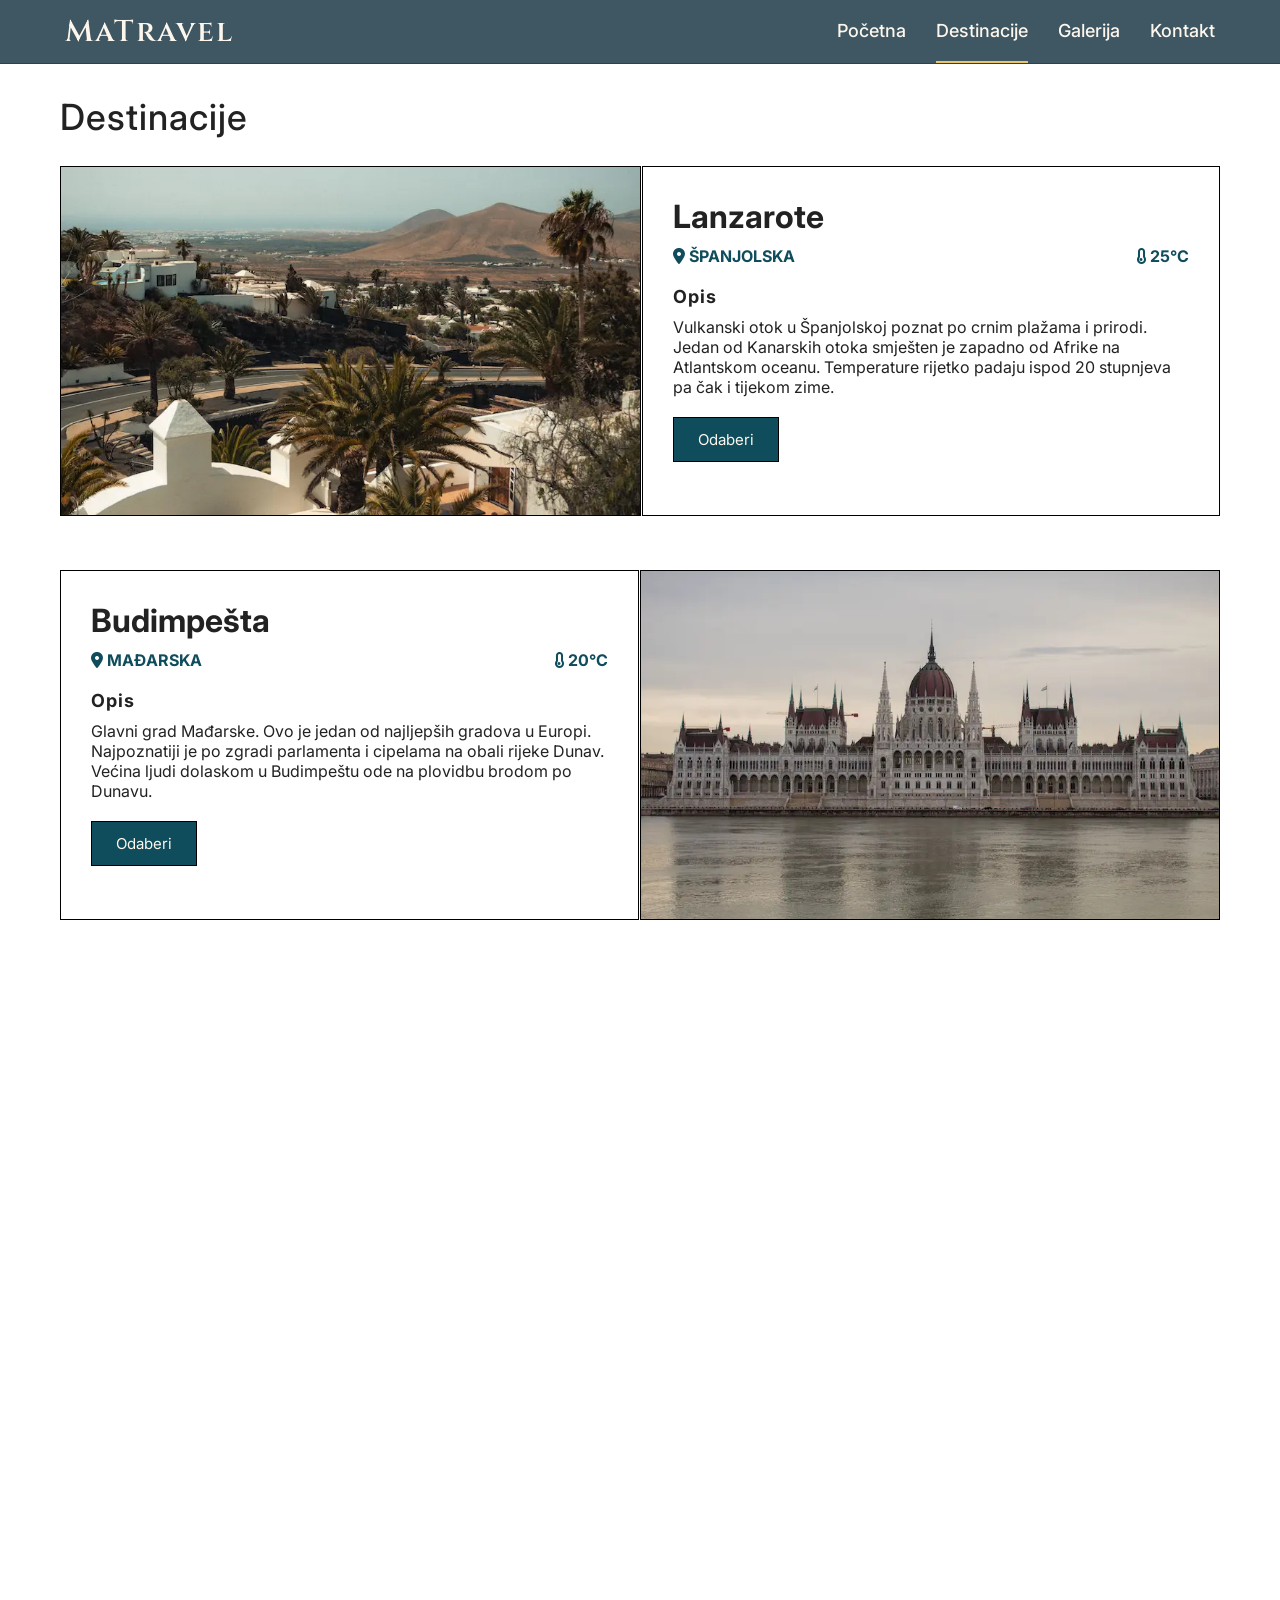
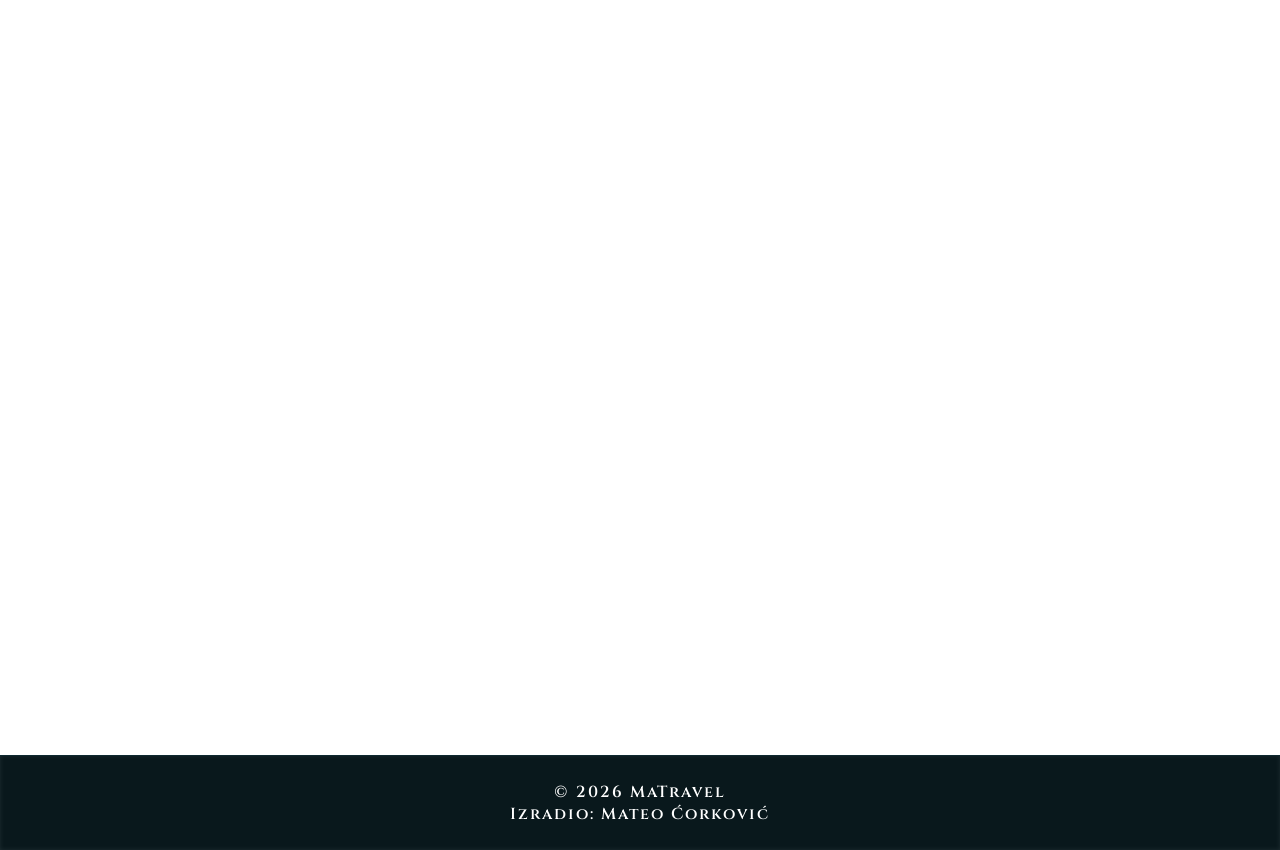
<file: destinacije.html>
<!DOCTYPE html>
<html lang="hr">
<head>
    <meta charset="UTF-8">
    <meta name="viewport" content="width=device-width, initial-scale=1.0">
    <meta name="description" content="MaTravel je web stranica napravljena za izradu završnog rada. Smisao stranice je da predstavlja agenciju za putovanja kako bih pomoću različitih verzija pokazao optimizaciju stranice.">
    <title>Destinacije - MaTrevel</title>
    <meta name="author" content="Mateo Ćorković">
    <link rel="stylesheet" href="izgledMINI.min.css">
    <link rel="icon" href="slike/favicon.ico" type="image/x-icon">
    <link rel="preload" as="font" href="Interfont.woff2" type="font/woff2" crossorigin>
    <link rel="preload" as="font" href="Cinzelfont.woff2" type="font/woff2" crossorigin>
    <link rel="preload" as="style" href="https://cdnjs.cloudflare.com/ajax/libs/font-awesome/6.5.0/css/all.min.css" onload="this.onload=null;this.rel='stylesheet'">

</head>
<body>
    <header class="navbar tamnija">
        <div class="container">
            <a href="index.html" class="logo">MaTravel</a>

            <nav class="navigacija" id="navigacija">
                <a href="index.html">Početna</a>
                <a href="destinacije.html" class="active">Destinacije</a>
                <a href="galerija.html">Galerija</a>
                <a href="kontakt.html">Kontakt</a>
            </nav>

            <div class="hamburger" id="hamburger">
            ☰
            </div>
        </div>
    </header>
    <main>
        <div class="prazno"></div>
        <div class="container">
        <h1>Destinacije</h1>
        <section class="destinacijeskrol skriveno">
            <div class="destinacijaslika lanzarote"></div>
            <div class="destinacijatekst">
                <div class="okvir">
                        <h2>Lanzarote</h2>
                    <div class="info">
                        <span><h3><i class="fa-solid fa-location-dot"></i> Španjolska</h3></span>
                        <span><h3><i class="fa-solid fa-thermometer-empty"></i> 25°C</h3></span>
                    </div>
                    
                    <h4>Opis</h4>
                    <p>Vulkanski otok u Španjolskoj poznat po crnim plažama i prirodi. Jedan od Kanarskih otoka smješten je zapadno od Afrike na Atlantskom oceanu. Temperature rijetko padaju ispod 20 stupnjeva pa čak i tijekom zime. 
                    </p>
                    <a href="lanzarote.html" class="gumbdestinacije">Odaberi</a>
                </div>
                
            </div>
        </section>

        <section class="destinacijeskrol reverse skriveno2">
            <div class="destinacijaslika budimpesta"></div>
            <div class="destinacijatekst">
                <div class="okvir">
                    <h2>Budimpešta</h2>
                    <div class="info">
                        <span><h3><i class="fa-solid fa-location-dot"></i> Mađarska</h3></span>
                        <span><h3><i class="fa-solid fa-thermometer-empty"></i> 20°C</h3></span>
                    </div>
                    <h4>Opis</h4>
                    <p>Glavni grad Mađarske. Ovo je jedan od najljepših gradova u Europi. Najpoznatiji je po zgradi parlamenta i cipelama na obali rijeke Dunav. Većina ljudi dolaskom u Budimpeštu ode na plovidbu brodom po Dunavu.</p>
                    <a href="budimpesta.html" class="gumbdestinacije">Odaberi</a>
                </div>
                
            </div>
        </section>

        <section class="destinacijeskrol skriveno">
            <div class="destinacijaslika casablanca">
            </div>
            <div class="destinacijatekst">
                <div class="okvir">

                    <h2>Casablanca</h2>
                    <div class="info">
                        <span><h3><i class="fa-solid fa-location-dot"></i> Maroko</h3></span>
                        <span><h3><i class="fa-solid fa-thermometer-empty"></i> 32°C</h3></span>
                    </div>
                    <h4>Opis</h4>
                    <p>Moderni marokanski grad uz Atlantski ocean. To je najveći grad u Maroku i glavna luka na Atlantskom ocenu. Grad je najpozantiji po jednoj od najvećih džamija na svijetu koja je otvorena za sve posjetitelje.  </p>
                    <a href="casablanca.html" class="gumbdestinacije">Odaberi</a>
                </div>
            </div>
        </section>

        <section class="destinacijeskrol reverse skriveno2">
            <div class="destinacijaslika venecija">
            </div>
            <div class="destinacijatekst">
                <div class="okvir">

                    <h2>Venecija</h2>
                    <div class="info">
                        <span><h3><i class="fa-solid fa-location-dot"></i> Italija</h3></span>
                        <span><h3><i class="fa-solid fa-thermometer-empty"></i> 24°C</h3></span>
                    </div>
                    <h4>Opis</h4>
                    <p>Grad kanala i mostova. Smješten je na obali Jadranskog mora. U gradu je smješteno puno palača, a najpoznatije mjesto u gradu je Trg svetog Marka. Promet se obavlja u kanalima sa bez motornih vozila. </p>
                    <a href="venecija.html" class="gumbdestinacije">Odaberi</a>
                </div>
            </div>
        </section>
    </div>
     <section class="slajdshow skriveno">
        <div class="kutijaslajd">
            <div class="slajd active">
                <img src="slike/slajdshow/venecija1920.webp"
                srcset="slike/slajdshow/venecija800.webp 800w, 
                        slike/slajdshow/venecija1000.webp 1000w, 
                        slike/slajdshow/venecija1200.webp 1200w, 
                        slike/slajdshow/venecija1600.webp 1600w, 
                        slike/slajdshow/venecija1920.webp 1920w" 
                sizes="100vw"
                loading="lazy" alt="Kanali u Veneciji">
                <div class="poruka">Putovanja za pamćenje</div>
            </div>
            <div class="slajd">
                <img src="slike/slajdshow/verona1920.webp"
                srcset="slike/slajdshow/verona800.webp 800w, 
                        slike/slajdshow/verona1000.webp 1000w, 
                        slike/slajdshow/verona1200.webp 1200w, 
                        slike/slajdshow/verona1600.webp 1600w, 
                        slike/slajdshow/verona1920.webp 1920w" 
                sizes="100vw"
                loading="lazy" alt="Zgrade grada Verona">
                <div class="poruka">Neka avantura počne</div>
            </div>
            <div class="slajd">
                <img src="slike/slajdshow/lanzarote31920.webp" 
                srcset="slike/slajdshow/lanzarote3800.webp 800w, 
                        slike/slajdshow/lanzarote31000.webp 1000w, 
                        slike/slajdshow/lanzarote31200.webp 1200w, 
                        slike/slajdshow/lanzarote31600.webp 1600w, 
                        slike/slajdshow/lanzarote31920.webp 1920w" 
                sizes="100vw"
                loading="lazy" alt="Pogled sa vrha otoka Lanzarote">
                <div class="poruka">Istraži svijet</div>
            </div>
            <div class="slajd">
                <img src="slike/slajdshow/kamenje1920.webp" 
                srcset="slike/slajdshow/kamenje800.webp 800w, 
                        slike/slajdshow/kamenje1000.webp 1000w, 
                        slike/slajdshow/kamenje1200.webp 1200w, 
                        slike/slajdshow/kamenje1600.webp 1600w, 
                        slike/slajdshow/kamenje1920.webp 1920w" 
                sizes="100vw"
                loading="lazy" alt="Kamenje i litice na Lanzaroteu">
                <div class="poruka">Putovanja za pamćenje</div>
            </div>
            <div class="slajd">
                <img src="slike/slajdshow/zagreb1920.webp"
                srcset="slike/slajdshow/zagreb800.webp 800w, 
                        slike/slajdshow/zagreb1000.webp 1000w, 
                        slike/slajdshow/zagreb1200.webp 1200w, 
                        slike/slajdshow/zagreb1600.webp 1600w, 
                        slike/slajdshow/zagreb1920.webp 1920w" 
                sizes="100vw"
                loading="lazy" alt="Centar grada Zagreba">
                <div class="poruka">Neka avantura počne</div>
            </div>
        </div>
    </section>
    </main>
    
    <footer>
        <p>© 2026 MaTravel</p>
        <p>Izradio: Mateo Ćorković</p>
    </footer>
    
    <script src="scriptMINI.min.js" defer></script>
</body>
</html>
</file>
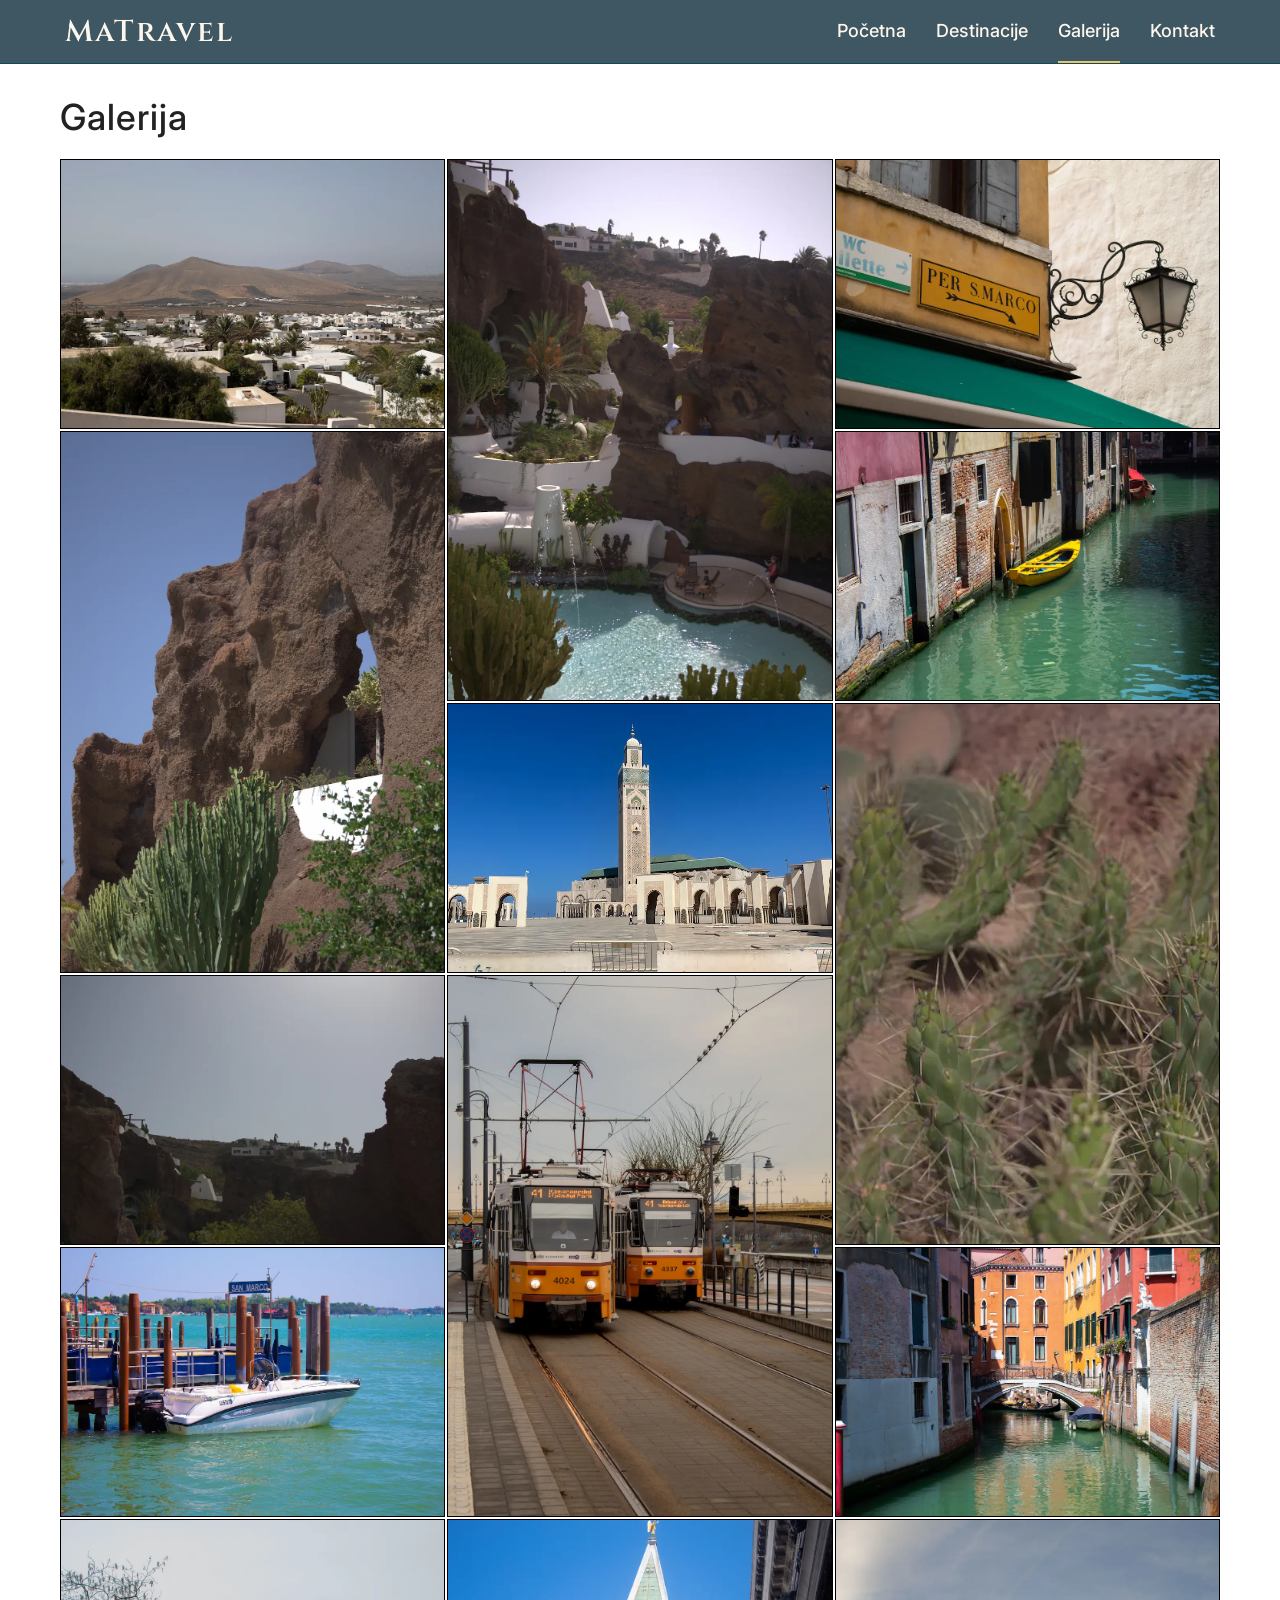
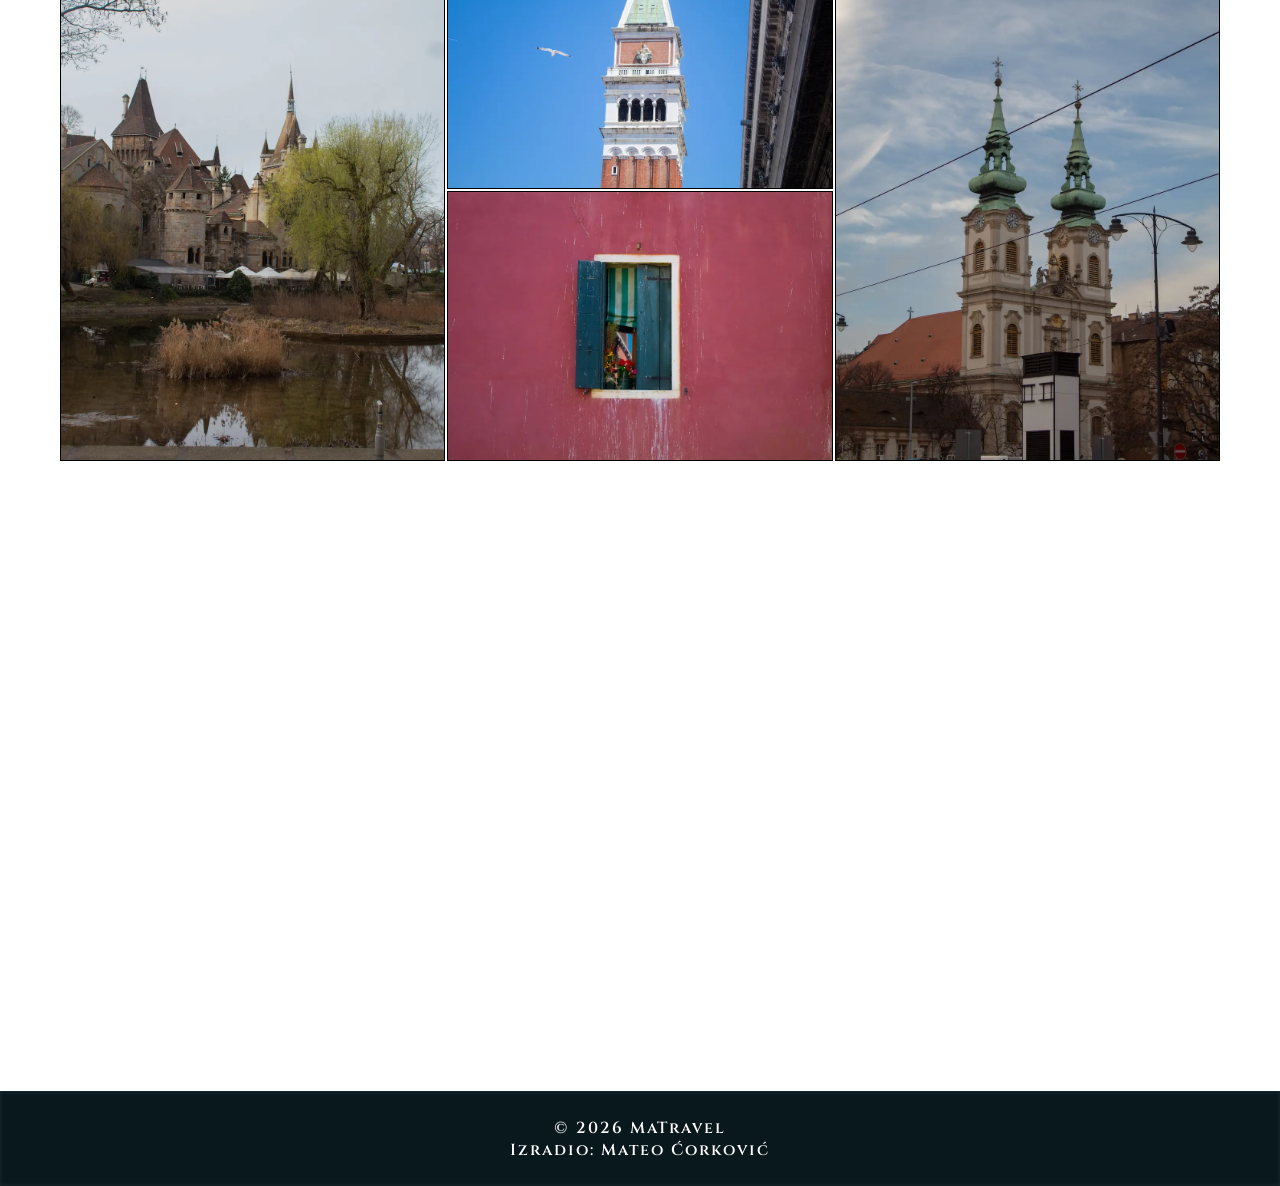
<file: galerija.html>
<!DOCTYPE html>
<html lang="hr">
<head>
    <meta charset="UTF-8">
    <meta name="viewport" content="width=device-width, initial-scale=1.0">
    <meta name="description" content="MaTravel je web stranica napravljena za izradu završnog rada. Smisao stranice je da predstavlja agenciju za putovanja kako bih pomoću različitih verzija pokazao optimizaciju stranice.">
    <title>Galerija - MaTrevel</title>
    <meta name="author" content="Mateo Ćorković">
    <link rel="stylesheet" href="izgledMINI.min.css">
    <link rel="icon" href="slike/favicon.ico" type="image/x-icon">
    <link rel="preload" as="font" href="Interfont.woff2" type="font/woff2" crossorigin>
    <link rel="preload" as="font" href="Cinzelfont.woff2" type="font/woff2" crossorigin>
</head>
<body>
    <header class="navbar tamnija">
        <div class="container">
            <a href="index.html" class="logo">MaTravel</a>
            <nav class="navigacija" id="navigacija">
                <a href="index.html">Početna</a>
                <a href="destinacije.html">Destinacije</a>
                <a href="galerija.html" class="active">Galerija</a>
                <a href="kontakt.html">Kontakt</a>
            </nav>
            <div class="hamburger" id="hamburger">
            ☰
            </div>
        </div>
    </header>
    <main>
        <div class="prazno"></div>
    <div class="container">
        <h1>Galerija</h1>
        <section class="galerijaslika">
            <div class="karticaugaleriji">
                <img src="slike/galerija/2B2A3710.webp" srcset="slike/galerija/2B2A3710mobitel.webp 1000w, slike/galerija/2B2A3710.webp 1600w" sizes="(max-width:768px) 50vw, 33vw" alt="Pogled na grad na Lanzaroteu" fetchpriority="high">
            </div>
            <div class="karticaugaleriji duplo">
                <img src="slike/galerija/2B2A3971.webp" srcset="slike/galerija/2B2A3971mobitel.webp 1000w, slike/galerija/2B2A3971.webp 1600w" sizes="(max-width:768px) 50vw, 33vw" alt="Muzej Lagomar" fetchpriority="high">
            </div>
            <div class="karticaugaleriji">
                <img src="slike/galerija/IMG_3833.webp" srcset="slike/galerija/IMG_3833mobitel.webp 1000w, slike/galerija/IMG_3833.webp 1600w" sizes="(max-width:768px) 50vw, 33vw" alt="Ulična lampa u Veneciji" loading="lazy">
            </div>
            <div class="karticaugaleriji duplo">
                <img src="slike/galerija/2B2A4210.webp" srcset="slike/galerija/2B2A4210mobitel.webp 1000w, slike/galerija/2B2A4210.webp 1600w" sizes="(max-width:768px) 50vw, 33vw" alt="Stijena na otoku Lanzarote" loading="lazy">
            </div>
            <div class="karticaugaleriji">
                <img src="slike/galerija/IMG_3870.webp" srcset="slike/galerija/IMG_3870mobitel.webp 1000w, slike/galerija/IMG_3870.webp 1600w" sizes="(max-width:768px) 50vw, 33vw" alt="Kanal u Veneciji" loading="lazy">
            </div>
            <div class="karticaugaleriji">
                <img src="slike/galerija/casablanca.webp" srcset="slike/galerija/casablancamobitel.webp 700w, slike/galerija/casablanca.webp 1600w" sizes="(max-width:768px) 50vw, 33vw" alt="Džamija u Casablanci" loading="lazy">
            </div>
            <div class="karticaugaleriji duplo">
                <img src="slike/galerija/2B2A3848.webp" srcset="slike/galerija/2B2A3848mobitel.webp 1000w, slike/galerija/2B2A3848.webp 1600w" sizes="(max-width:768px) 50vw, 33vw" alt="Kaktusi na Lanzaroteu" loading="lazy">
            </div>
            <div class="karticaugaleriji">
                <img src="slike/galerija/2B2A3831.webp" srcset="slike/galerija/2B2A3831mobitel.webp 1000w, slike/galerija/2B2A3831.webp 1600w" sizes="(max-width:768px) 50vw, 33vw" alt="Pogleda iz muzeja Lagomar" loading="lazy">
            </div>
            <div class="karticaugaleriji duplo">
                <img src="slike/galerija/IMG_6827.webp" srcset="slike/galerija/IMG_6827mobitel.webp 1000w, slike/galerija/IMG_6827.webp 1600w" sizes="(max-width:768px) 50vw, 33vw" alt="Narančasti tramvaji u Budimpešti" loading="lazy">
            </div>
            <div class="karticaugaleriji">
                <img src="slike/galerija/IMG_3898.webp" srcset="slike/galerija/IMG_3898mobitel.webp 1000w, slike/galerija/IMG_3898.webp 1600w" sizes="(max-width:768px) 50vw, 33vw" alt="Pogled na more u Veneciji" loading="lazy">
            </div>
            <div class="karticaugaleriji">
                <img src="slike/galerija/IMG_3849.webp" srcset="slike/galerija/IMG_3849mobitel.webp 1000w, slike/galerija/IMG_3849.webp 1600w" sizes="(max-width:768px) 50vw, 33vw" alt="Zgrade i kanal u Veneciji" loading="lazy">
            </div>
            <div class="karticaugaleriji duplo">
                <img src="slike/galerija/IMG_6922.webp" srcset="slike/galerija/IMG_6922mobitel.webp 1000w, slike/galerija/IMG_6922.webp 1600w" sizes="(max-width:768px) 50vw, 33vw" alt="Dvorac u Budimpešti" loading="lazy">
            </div>
            <div class="karticaugaleriji">
                <img src="slike/galerija/IMG_3918.webp" srcset="slike/galerija/IMG_3918mobitel.webp 1000w, slike/galerija/IMG_3918.webp 1600w" sizes="(max-width:768px) 50vw, 33vw" alt="Crkva i galeb u Veneciji" loading="lazy">
            </div>
            <div class="karticaugaleriji duplo">
                <img src="slike/galerija/IMG_6864.webp" srcset="slike/galerija/IMG_6864mobitel.webp 1000w, slike/galerija/IMG_6864.webp 1600w" sizes="(max-width:768px) 50vw, 33vw" alt="Crkva u Budimpešti" loading="lazy">
            </div>
            <div class="karticaugaleriji">
                <img src="slike/galerija/IMG_3838.webp" srcset="slike/galerija/IMG_3838mobitel.webp 1000w, slike/galerija/IMG_3838.webp 1600w" sizes="(max-width:768px) 50vw, 33vw" alt="Zeleni prozor u Veneciji" loading="lazy">
            </div>
        </section>
    </div>
     <section class="slajdshow skriveno">
        <div class="kutijaslajd">
            <div class="slajd active">
                <img src="slike/slajdshow/venecija1920.webp"
                srcset="slike/slajdshow/venecija800.webp 800w, 
                        slike/slajdshow/venecija1000.webp 1000w, 
                        slike/slajdshow/venecija1200.webp 1200w, 
                        slike/slajdshow/venecija1600.webp 1600w, 
                        slike/slajdshow/venecija1920.webp 1920w" 
                sizes="100vw"
                loading="lazy" alt="Kanali u Veneciji">
                <div class="poruka">Putovanja za pamćenje</div>
            </div>
            <div class="slajd">
                <img src="slike/slajdshow/verona1920.webp"
                srcset="slike/slajdshow/verona800.webp 800w, 
                        slike/slajdshow/verona1000.webp 1000w, 
                        slike/slajdshow/verona1200.webp 1200w, 
                        slike/slajdshow/verona1600.webp 1600w, 
                        slike/slajdshow/verona1920.webp 1920w" 
                sizes="100vw"
                loading="lazy" alt="Zgrade grada Verona">
                <div class="poruka">Neka avantura počne</div>
            </div>
            <div class="slajd">
                <img src="slike/slajdshow/lanzarote31920.webp" 
                srcset="slike/slajdshow/lanzarote3800.webp 800w, 
                        slike/slajdshow/lanzarote31000.webp 1000w, 
                        slike/slajdshow/lanzarote31200.webp 1200w, 
                        slike/slajdshow/lanzarote31600.webp 1600w, 
                        slike/slajdshow/lanzarote31920.webp 1920w" 
                sizes="100vw"
                loading="lazy" alt="Pogled sa vrha otoka Lanzarote">
                <div class="poruka">Istraži svijet</div>
            </div>
            <div class="slajd">
                <img src="slike/slajdshow/kamenje1920.webp" 
                srcset="slike/slajdshow/kamenje800.webp 800w, 
                        slike/slajdshow/kamenje1000.webp 1000w, 
                        slike/slajdshow/kamenje1200.webp 1200w, 
                        slike/slajdshow/kamenje1600.webp 1600w, 
                        slike/slajdshow/kamenje1920.webp 1920w" 
                sizes="100vw"
                loading="lazy" alt="Kamenje i litice na Lanzaroteu">
                <div class="poruka">Putovanja za pamćenje</div>
            </div>
            <div class="slajd">
                <img src="slike/slajdshow/zagreb1920.webp"
                srcset="slike/slajdshow/zagreb800.webp 800w, 
                        slike/slajdshow/zagreb1000.webp 1000w, 
                        slike/slajdshow/zagreb1200.webp 1200w, 
                        slike/slajdshow/zagreb1600.webp 1600w, 
                        slike/slajdshow/zagreb1920.webp 1920w" 
                sizes="100vw"
                loading="lazy" alt="Centar grada Zagreba">
                <div class="poruka">Neka avantura počne</div>
            </div>
        </div>
    </section>
    </main>
    
    <footer>
        <p>© 2026 MaTravel</p>
        <p>Izradio: Mateo Ćorković</p>
    </footer>
   
    <script src="scriptMINI.min.js" defer></script>
</body>
</html>
</file>
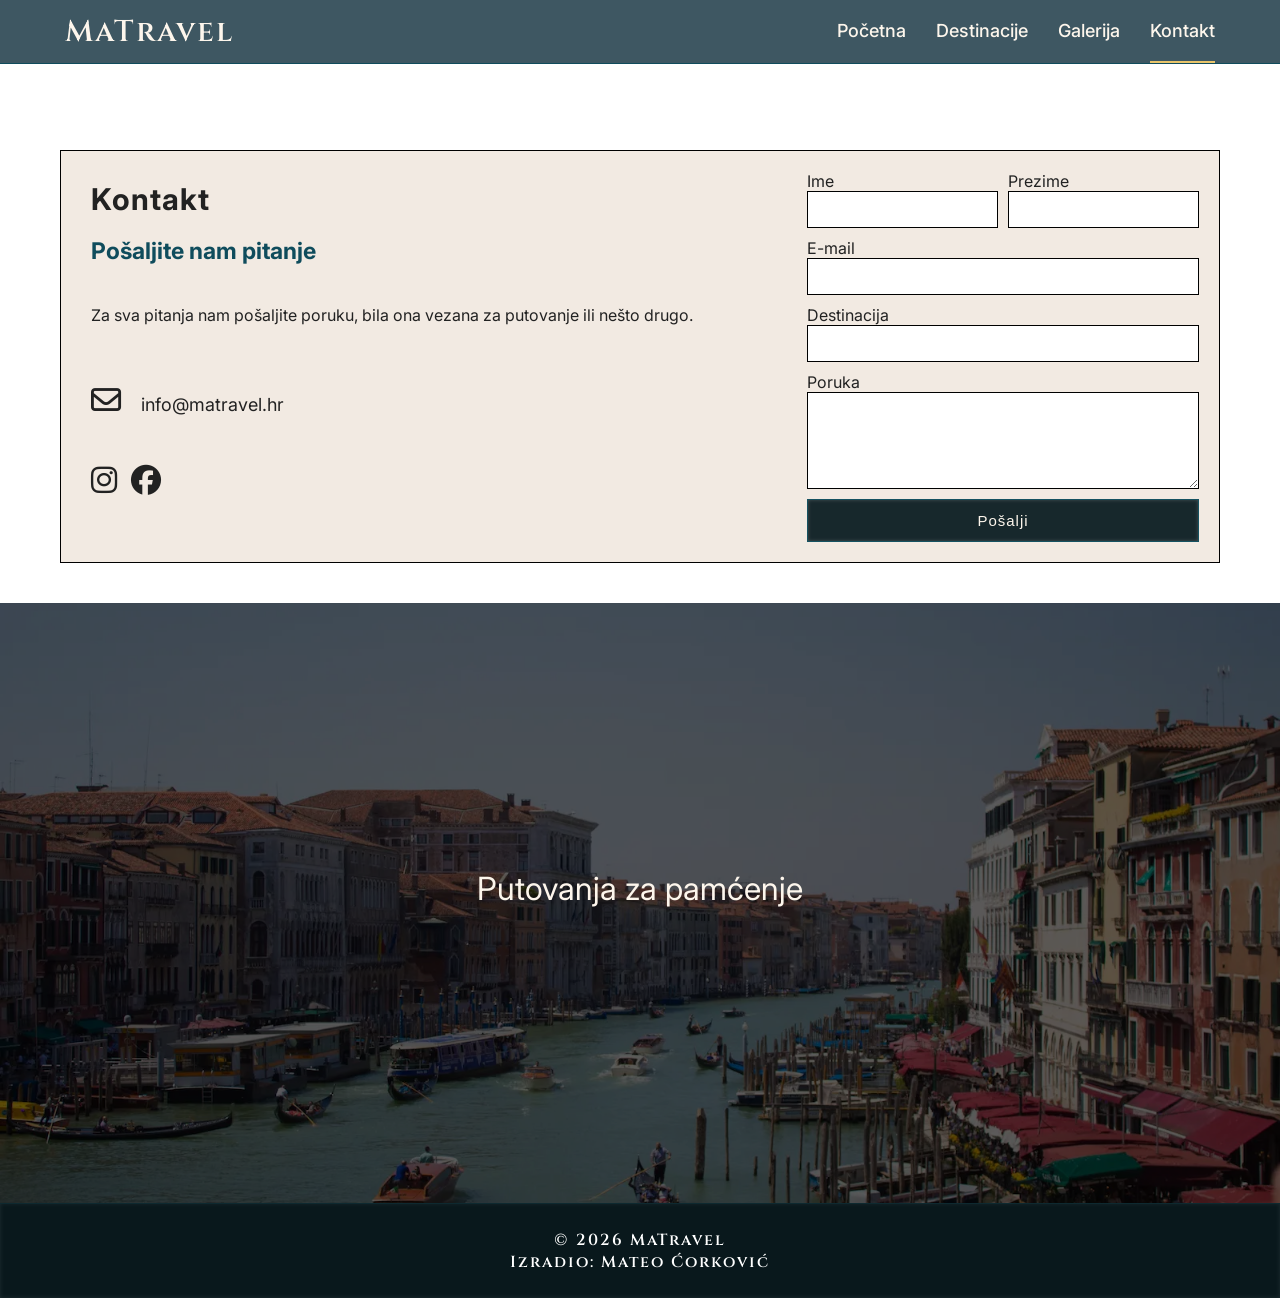
<file: kontakt.html>
<!DOCTYPE html>
<html lang="hr">
<head>
    <meta charset="UTF-8">
    <meta name="viewport" content="width=device-width, initial-scale=1.0">
    <meta name="description" content="MaTravel je web stranica napravljena za izradu završnog rada. Smisao stranice je da predstavlja agenciju za putovanja kako bih pomoću različitih verzija pokazao optimizaciju stranice.">
    <title>Kontakt - MaTrevel</title>
    <meta name="author" content="Mateo Ćorković">
    <link rel="stylesheet" href="izgledMINI.min.css">
    <link rel="icon" href="slike/favicon.ico" type="image/x-icon">
    <link rel="preload" as="font" href="Interfont.woff2" type="font/woff2" crossorigin>
    <link rel="preload" as="font" href="Cinzelfont.woff2" type="font/woff2" crossorigin>
    <link rel="preload" as="style" href="https://cdnjs.cloudflare.com/ajax/libs/font-awesome/6.5.0/css/all.min.css" onload="this.onload=null;this.rel='stylesheet'">
</head>
<body>
    <header class="navbar tamnija">
        <div class="container">
            <a href="index.html" class="logo">MaTravel</a>
            <nav class="navigacija" id="navigacija">
                <a href="index.html">Početna</a>
                <a href="destinacije.html">Destinacije</a>
                <a href="galerija.html">Galerija</a>
                <a href="kontakt.html" class="active">Kontakt</a>
            </nav>
            <div class="hamburger" id="hamburger">
            ☰
            </div>
        </div>
    </header>
    <main>
        <div class="prazno"></div>

    <div class="container">
        <section class="kontakt">
            <div class="kontaktlijevo">
                <div class="kontaktinfo">
                    <h2>Kontakt</h2>
                    <h3>Pošaljite nam pitanje</h3>
                    <p>Za sva pitanja nam pošaljite poruku, bila ona vezana za putovanje ili nešto drugo. </p>
                    <div class="infokontakt">
                        <i class="fa-regular fa-envelope"></i>info@matravel.hr
                    </div>
                    <div class="drustvenemreze">
                        <i class="fa-brands fa-instagram"></i>
                        <i class="fa-brands fa-facebook"></i>
                        
                    </div>
                </div>
            </div>
            <div class="kontaktdesno">
                <form class="forma">
                    <div class="pedesetposto">
                        <div class="unutrasnjost">
                            <label for="ime">Ime</label>
                            <input type="text" id="ime" required>
                        </div>
                        <div class="unutrasnjost">
                            <label for="prezime">Prezime</label>
                            <input type="text" id="prezime" required>
                        </div>
                    </div>
                    <div class="unutrasnjost stoposto">
                        <label for="emailkontakt">E-mail</label><input type="email" id="emailkontakt" required>
                    </div>
                    <div class="unutrasnjost stoposto">
                        <label for="destinacijakontakt" >Destinacija</label><input type="text" id="destinacijakontakt">
                    </div>
                    <div class="unutrasnjost stoposto">
                        <label for="porukaforma" >Poruka</label><textarea rows="5" id="porukaforma" required></textarea>
                    </div>
                    <button type="submit">Pošalji</button>
                </form>
            </div>
            
        </section>
    </div>
    <section class="slajdshow skriveno">
        <div class="kutijaslajd">
            <div class="slajd active">
                <img src="slike/slajdshow/venecija1920.webp"
                srcset="slike/slajdshow/venecija800.webp 800w, 
                        slike/slajdshow/venecija1000.webp 1000w, 
                        slike/slajdshow/venecija1200.webp 1200w, 
                        slike/slajdshow/venecija1600.webp 1600w, 
                        slike/slajdshow/venecija1920.webp 1920w" 
                sizes="100vw"
                loading="lazy" alt="Kanali u Veneciji">
                <div class="poruka">Putovanja za pamćenje</div>
            </div>
            <div class="slajd">
                <img src="slike/slajdshow/verona1920.webp"
                srcset="slike/slajdshow/verona800.webp 800w, 
                        slike/slajdshow/verona1000.webp 1000w, 
                        slike/slajdshow/verona1200.webp 1200w, 
                        slike/slajdshow/verona1600.webp 1600w, 
                        slike/slajdshow/verona1920.webp 1920w" 
                sizes="100vw"
                loading="lazy" alt="Zgrade grada Verona">
                <div class="poruka">Neka avantura počne</div>
            </div>
            <div class="slajd">
                <img src="slike/slajdshow/lanzarote31920.webp" 
                srcset="slike/slajdshow/lanzarote3800.webp 800w, 
                        slike/slajdshow/lanzarote31000.webp 1000w, 
                        slike/slajdshow/lanzarote31200.webp 1200w, 
                        slike/slajdshow/lanzarote31600.webp 1600w, 
                        slike/slajdshow/lanzarote31920.webp 1920w" 
                sizes="100vw"
                loading="lazy" alt="Pogled sa vrha otoka Lanzarote">
                <div class="poruka">Istraži svijet</div>
            </div>
            <div class="slajd">
                <img src="slike/slajdshow/kamenje1920.webp" 
                srcset="slike/slajdshow/kamenje800.webp 800w, 
                        slike/slajdshow/kamenje1000.webp 1000w, 
                        slike/slajdshow/kamenje1200.webp 1200w, 
                        slike/slajdshow/kamenje1600.webp 1600w, 
                        slike/slajdshow/kamenje1920.webp 1920w" 
                sizes="100vw"
                loading="lazy" alt="Kamenje i litice na Lanzaroteu">
                <div class="poruka">Putovanja za pamćenje</div>
            </div>
            <div class="slajd">
                <img src="slike/slajdshow/zagreb1920.webp"
                srcset="slike/slajdshow/zagreb800.webp 800w, 
                        slike/slajdshow/zagreb1000.webp 1000w, 
                        slike/slajdshow/zagreb1200.webp 1200w, 
                        slike/slajdshow/zagreb1600.webp 1600w, 
                        slike/slajdshow/zagreb1920.webp 1920w" 
                sizes="100vw"
                loading="lazy" alt="Centar grada Zagreba">
                <div class="poruka">Neka avantura počne</div>
            </div>
        </div>
    </section>
    </main>
    
    <footer>
        <p>© 2026 MaTravel</p>
        <p>Izradio: Mateo Ćorković</p>
    </footer>
   
    <script src="scriptMINI.min.js" defer></script>
</body>
</html>
</file>
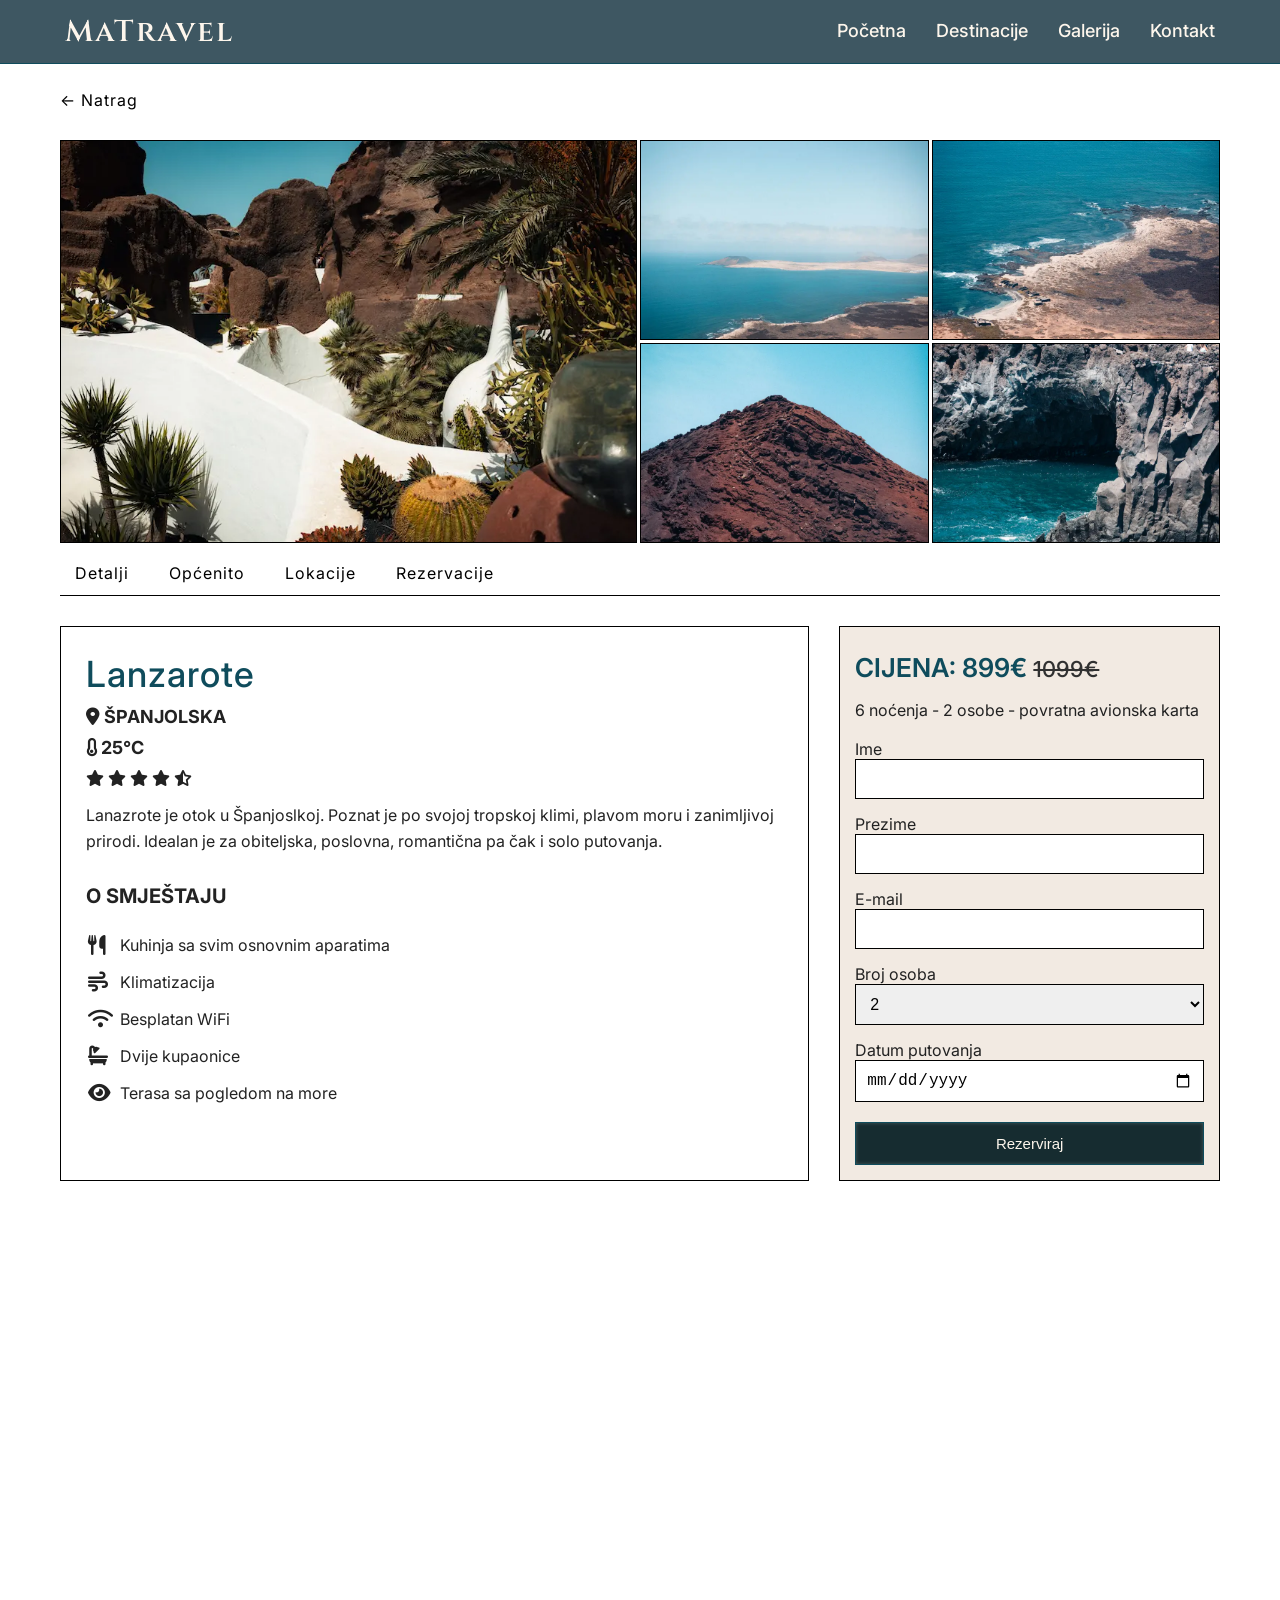
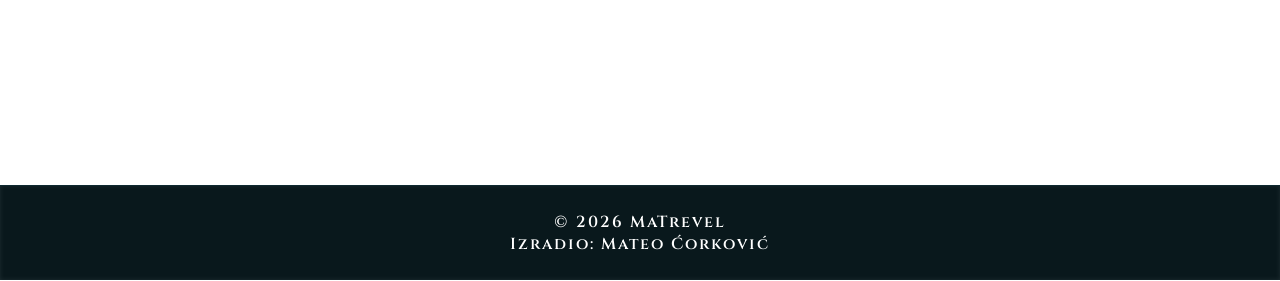
<file: lanzarote.html>
<!DOCTYPE html>
<html lang="hr">
<head>
    <meta charset="UTF-8">
    <meta name="viewport" content="width=device-width, initial-scale=1.0">
    <meta name="description" content="MaTravel je web stranica napravljena za izradu završnog rada. Smisao stranice je da predstavlja agenciju za putovanja kako bih pomoću različitih verzija pokazao optimizaciju stranice.">
    <title>MaTrevel - Lanzarote</title>
    <meta name="author" content="Mateo Ćorković">
    <link rel="stylesheet" href="izgledMINI.min.css">
    <link rel="icon" href="slike/favicon.ico" type="image/x-icon">
    <link rel="preload" as="font" href="Interfont.woff2" type="font/woff2" crossorigin>
    <link rel="preload" as="font" href="Cinzelfont.woff2" type="font/woff2" crossorigin>
    <link rel="preload" as="style" href="https://cdnjs.cloudflare.com/ajax/libs/font-awesome/6.5.0/css/all.min.css" onload="this.onload=null;this.rel='stylesheet'">

</head>
<body>
    <header class="navbar tamnija">
        <div class="container">
            <a href="index.html" class="logo">MaTravel</a>

            <nav class="navigacija" id="navigacija">
                <a href="index.html">Početna</a>
                <a href="destinacije.html">Destinacije</a>
                <a href="galerija.html">Galerija</a>
                <a href="kontakt.html">Kontakt</a>
            </nav>

            <div class="hamburger" id="hamburger">
            ☰
            </div>
        </div>
    </header>
    <main>
    <div class="prazno"></div>
    <div class="container">
        <div class="natrag">
            <a href="#" class="natraggumb" onclick="history.back(); return false;">← Natrag</a>
        </div>
        <section class="malagalerija">
            <div class="kockica maloveca">
                <img src="slike/lanzarote/2B2A4334.webp" alt="Muzej Lagomar" fetchpriority="high">
            </div>
            <div class="kockica">
                <img src="slike/lanzarote/2B2A5588.webp" alt="Plaža Playa Blanca">
            </div>
            <div class="kockica">
                <img src="slike/lanzarote/2B2A5729.webp" alt="Pogled sa vrha otoka Lanzarote" loading="lazy">
            </div>
            <div class="kockica">
                <img src="slike/lanzarote/2B2A7343.webp" alt="Vulkanska planina na otoku Lanzarote" loading="lazy">
            </div>
            <div class="kockica">
                <img src="slike/lanzarote/2B2A7383.webp" alt="Kamenje i litice na Lanzaroteu" loading="lazy">
            </div>
        </section>
        <nav class="malanavigacija">
            <a href="#detalji"  class="malanavigacijalink active">Detalji</a>
            <a href="#opcenito"  class="malanavigacijalink">Općenito</a>
            <a href="#lokacije" class="malanavigacijalink">Lokacije</a>
            <a href="#rezervacije" class="malanavigacijalink">Rezervacije</a>
        </nav>
        <section id="detalji" class="detalji">
            <div class="detaljilijevo">
                <h1>Lanzarote</h1>
                    <h2><i class="fa-solid fa-location-dot"></i> Španjolska</h2>
                    <h2><i class="fa-solid fa-thermometer-empty"></i> 25°C</h2>
                    <div class="ocjena">
                        <i class="fa-solid fa-star"></i>
                        <i class="fa-solid fa-star"></i>
                        <i class="fa-solid fa-star"></i>
                        <i class="fa-solid fa-star"></i>
                        <i class="fa-solid fa-star-half-stroke"></i>
                    </div>
                <p>Lanazrote je otok u Španjoslkoj. Poznat je po svojoj tropskoj klimi, plavom moru i zanimljivoj prirodi. Idealan je za obiteljska, poslovna, romantična pa čak i solo putovanja.</p>
                <section class="smjestaj">
                    <h2>O smještaju</h2>
                    <ul class="listasmjestaj">
                        <li><i class="fa-solid fa-cutlery"></i> Kuhinja sa svim osnovnim aparatima</li>
                        <li><i class="fa-solid fa-wind"></i> Klimatizacija</li>
                        <li><i class="fa-solid fa-wifi"></i> Besplatan WiFi</li>
                        <li><i class="fa-solid fa-bath"></i> Dvije kupaonice</li>
                        <li><i class="fa-solid fa-eye"></i> Terasa sa pogledom na more</li>
                    </ul>
                </section>
            </div>
            <div class="detaljidesno">
                <h2 class="cijena">Cijena: 899€ <span class="prekrizeno">1099€</span></h2>
                <p>6 noćenja - 2 osobe - povratna avionska karta</p>
                <form class="formarezervacije">
                    <label for="ime">Ime</label>
                    <input type="text" id="ime" name="ime">
                    <label for="prezime">Prezime</label>
                    <input type="text" id="prezime" name="prezime">
                    <label for="email">E-mail</label>
                    <input type="email" id="email" name="email">
                    <label for="osobe">Broj osoba</label>
                    <select id="osobe">
                        <option value="1">1</option>
                        <option value="2" selected>2</option>
                        <option value="3">3</option>
                        <option value="4">4</option>
                        <option value="5">5</option>
                        <option value="6">6</option>
                    </select>
                    <label for="datum">Datum putovanja</label>
                    <input type="date" id="datum">
                    <button type="submit">Rezerviraj</button>
                </form>
            </div>
        </section>
        <section id="opcenito" class="maloopcenito skriveno2">
            <div class="lijevoopcenito">
                <h1>Općenito o destinaciji</h1>
                <p>Vulkanski otok u Španjolskoj poznat po crnim plažama i prirodi. Jedan od Kanarskih otoka smješten je zapadno od Afrike na Atlantskom oceanu. Temperature rijetko padaju ispod 20 stupnjeva pa čak i tijekom zime. </p>
                <h2>Zašto baš Lanzarote</h2>
                <p>Otok ima prekrasne plaže, izvanzemaljsku prirodu i izoliran je od ostatka svijeta. Zanimljivost je da su sve kuće bijele boje, te mu to daje jedinstveni izgled.</p>
            </div>

            <div class="opcenitokarta">
            <iframe src="https://www.google.com/maps/embed?pb=!1m18!1m12!1m3!1d267140.21772744664!2d-13.815483811443839!3d29.0398019918066!2m3!1f0!2f0!3f0!3m2!1i1024!2i768!4f13.1!3m3!1m2!1s0xc4623cd1ca2398b%3A0xa2a0d68ac57b1518!2sLanzarote!5e1!3m2!1shr!2shr!4v1779822736338!5m2!1shr!2shr" width="350" height="300" style="border:1px solid black;" loading="lazy" referrerpolicy="no-referrer-when-downgrade">
                
            </iframe>
            </div>
        </section>
        <section id="lokacije" class="malalokacija skriveno">
            <h1>Top lokacije</h1>
            <div class="malekarticelokacija">
                <div class="malakarticalokacija">
                    <img src="slike/lanzarote/lanzarote2.webp" alt="Playa de Famara" loading="lazy">
                    <h2>Playa de Famara</h2>
                    <p>Jedna on najvećih plaža na otoku.</p>
                </div>
                <div class="malakarticalokacija">
                    <img src="slike/lanzarote/2B2A4334.webp" alt="Muzej Lagomar" loading="lazy">
                    <h2>Muzej Lagomar</h2>
                    <p>Najpoznatijih građevina na otoku. </p>
                </div>
                <div class="malakarticalokacija">
                    <img src="slike/lanzarote/2B2A7242.webp" alt="Crna plaža na otoku Lanzarote" loading="lazy">
                    <h2>Playa de Montaña Bermeja</h2>
                    <p>Crna plaža na zapadnoj obali otoka.</p>
                </div>
            </div>
        </section>
        <section id="rezervacije" class="malorezervacije skriveno2">
            <h1>Informacije o rezervacijama</h1>
            <div class="rezervacijesve">
                <div class="rezervacijelijevo">
                    <h2>Što je uključeno?</h2>
                    <ul class="listasmjestaj">
                        <li><i class="fa-solid fa-plane"></i> Povratna avionska karta</li>
                        <li><i class="fa-solid fa-bus"></i> Prijevoz od aerodroma do hotela</li>
                        <li><i class="fa-solid fa-mug-saucer"></i> Doručak u hotelu</li>
                        <li><i class="fa-solid fa-route"></i> Prijevoz između atrakcija</li>
                    </ul>
            </div>
            <div class="rezervacijedesno">
                <h2>Uvjeti rezervacije</h2>
                <p>Rezervacije se mogu napraviti najmanje tjedan dana prije polaska.</p>
                <p>Otkazivanje putovanja moguće je do 48 sati prije polaska.</p>
                <p>Za državljane EU nije potrebna viza.</p>
                <p>Check-in je od 14:00 sati.</p>
            </div>    
            </div>
            
        </section>
    </div>

    <section class="destinacije skriveno destinacijedodatno">
        <div class="container">
            <h2>Popularne destinacije</h2>
            <div class="karticedodatne">
                <a href="budimpesta.html" class="karticadodatna budimpesta skriveno2">
                    <div class="zoom"></div>
                    <div class="tamnije"></div>
                    <div class="karticasadrzaj">
                        <h3>Budimpešta</h3>
                        <h4><i class="fa-solid fa-location-dot"></i> Mađarska</h4>
                    </div>
                </a>
                <a href="casablanca.html" class="karticadodatna casablanca skriveno">
                    <div class="zoom"></div>
                    <div class="tamnije"></div>
                    <div class="karticasadrzaj">
                        <h3>Casablanca</h3>
                        <h4><i class="fa-solid fa-location-dot"></i> Maroko</h4>
                    </div>
                </a>
                <a href="venecija.html" class="karticadodatna venecija skriveno2">
                    <div class="zoom"></div>
                    <div class="tamnije"></div>
                    <div class="karticasadrzaj">
                        <h3>Venecija</h3>
                        <h4><i class="fa-solid fa-location-dot"></i> Italija</h4>
                    </div>
                </a>
            </div>
        </div>
    </section>
    <section class="slajdshow skriveno">
        <div class="kutijaslajd">
            <div class="slajd active">
                <img src="slike/slajdshow/venecija1920.webp"
                srcset="slike/slajdshow/venecija800.webp 800w, 
                        slike/slajdshow/venecija1000.webp 1000w, 
                        slike/slajdshow/venecija1200.webp 1200w, 
                        slike/slajdshow/venecija1600.webp 1600w, 
                        slike/slajdshow/venecija1920.webp 1920w" 
                sizes="100vw"
                loading="lazy" alt="Kanali u Veneciji">
                <div class="poruka">Putovanja za pamćenje</div>
            </div>
            <div class="slajd">
                <img src="slike/slajdshow/verona1920.webp"
                srcset="slike/slajdshow/verona800.webp 800w, 
                        slike/slajdshow/verona1000.webp 1000w, 
                        slike/slajdshow/verona1200.webp 1200w, 
                        slike/slajdshow/verona1600.webp 1600w, 
                        slike/slajdshow/verona1920.webp 1920w" 
                sizes="100vw"
                loading="lazy" alt="Zgrade grada Verona">
                <div class="poruka">Neka avantura počne</div>
            </div>
            <div class="slajd">
                <img src="slike/slajdshow/lanzarote31920.webp" 
                srcset="slike/slajdshow/lanzarote3800.webp 800w, 
                        slike/slajdshow/lanzarote31000.webp 1000w, 
                        slike/slajdshow/lanzarote31200.webp 1200w, 
                        slike/slajdshow/lanzarote31600.webp 1600w, 
                        slike/slajdshow/lanzarote31920.webp 1920w" 
                sizes="100vw"
                loading="lazy" alt="Pogled sa vrha otoka Lanzarote">
                <div class="poruka">Istraži svijet</div>
            </div>
            <div class="slajd">
                <img src="slike/slajdshow/kamenje1920.webp" 
                srcset="slike/slajdshow/kamenje800.webp 800w, 
                        slike/slajdshow/kamenje1000.webp 1000w, 
                        slike/slajdshow/kamenje1200.webp 1200w, 
                        slike/slajdshow/kamenje1600.webp 1600w, 
                        slike/slajdshow/kamenje1920.webp 1920w" 
                sizes="100vw"
                loading="lazy" alt="Kamenje i litice na Lanzaroteu">
                <div class="poruka">Putovanja za pamćenje</div>
            </div>
            <div class="slajd">
                <img src="slike/slajdshow/zagreb1920.webp"
                srcset="slike/slajdshow/zagreb800.webp 800w, 
                        slike/slajdshow/zagreb1000.webp 1000w, 
                        slike/slajdshow/zagreb1200.webp 1200w, 
                        slike/slajdshow/zagreb1600.webp 1600w, 
                        slike/slajdshow/zagreb1920.webp 1920w" 
                sizes="100vw"
                loading="lazy" alt="Centar grada Zagreba">
                <div class="poruka">Neka avantura počne</div>
            </div>
        </div>
    </section>
   </main>
   <footer>
        <p>© 2026 MaTrevel</p>
        <p>Izradio: Mateo Ćorković</p>
    </footer>
    <script src="scriptMINI.min.js"></script>
</body>
</html>
</file>
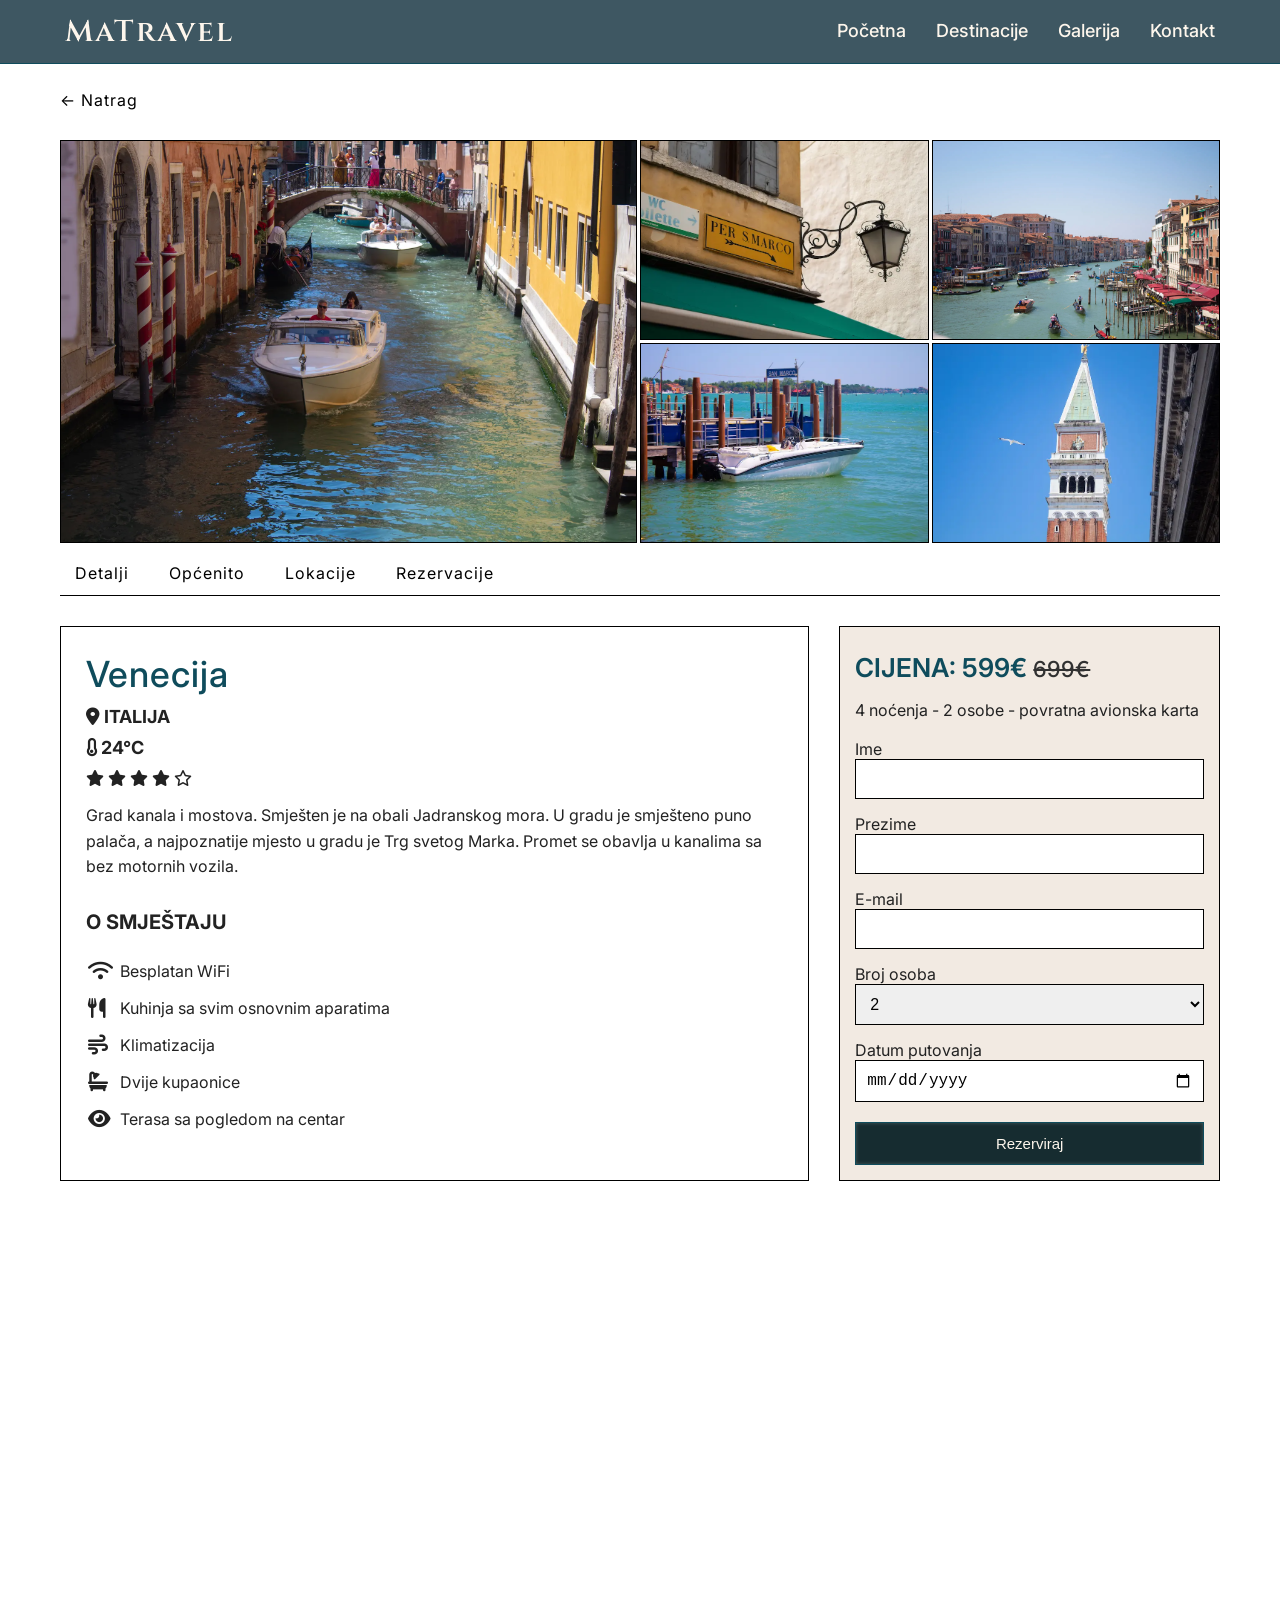
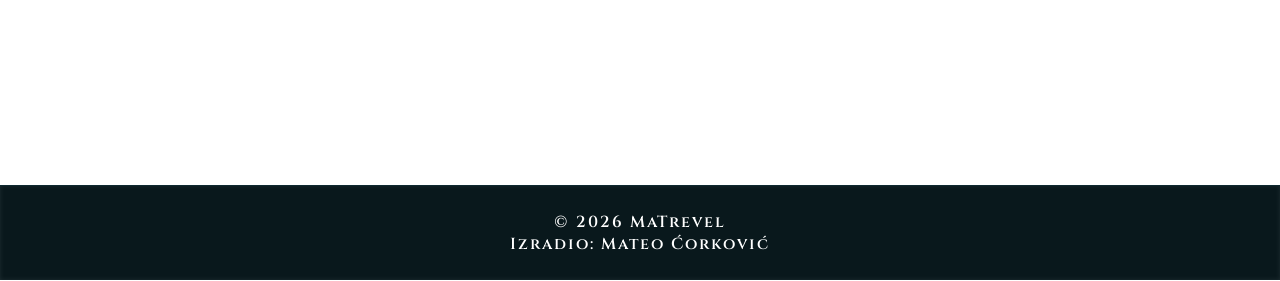
<file: venecija.html>
<!DOCTYPE html>
<html lang="hr">
<head>
    <meta charset="UTF-8">
    <meta name="viewport" content="width=device-width, initial-scale=1.0">
    <title>MaTrevel - Venecija</title>
    <meta name="description" content="MaTravel je web stranica napravljena za izradu završnog rada. Smisao stranice je da predstavlja agenciju za putovanja kako bih pomoću različitih verzija pokazao optimizaciju stranice.">
    <meta name="author" content="Mateo Ćorković">
    <link rel="stylesheet" href="izgledMINI.min.css">
    <link rel="icon" href="slike/favicon.ico" type="image/x-icon">
    <link rel="preload" as="font" href="Interfont.woff2" type="font/woff2" crossorigin>
    <link rel="preload" as="font" href="Cinzelfont.woff2" type="font/woff2" crossorigin>
    <link rel="preload" as="style" href="https://cdnjs.cloudflare.com/ajax/libs/font-awesome/6.5.0/css/all.min.css" onload="this.onload=null;this.rel='stylesheet'">
</head>
<body>
    <header class="navbar tamnija">
        <div class="container">
            <a href="index.html" class="logo">MaTravel</a>

            <nav class="navigacija" id="navigacija">
                <a href="index.html">Početna</a>
                <a href="destinacije.html">Destinacije</a>
                <a href="galerija.html">Galerija</a>
                <a href="kontakt.html">Kontakt</a>
            </nav>

            <div class="hamburger" id="hamburger">
            ☰
            </div>
        </div>
    </header>
    <main>
    <div class="prazno"></div>
    <div class="container">
        <div class="natrag">
            <a href="#" id="natragGumb" class="natraggumb" onclick="window.history.back(); return false;">← Natrag</a>
        </div>
        <section class="malagalerija">
            <div class="kockica maloveca">
                <img src="slike/venecija/venecija.webp" alt="Pogled na kanal u Veneciji" fetchpriority="high">
            </div>
            <div class="kockica">
                <img src="slike/venecija/IMG_3833.webp" alt="Ulična lampa u Veneciji">
            </div>
            <div class="kockica">
                <img src="slike/venecija/IMG_3850.webp" alt="Pogled na grad Venecija" loading="lazy">
            </div>
            <div class="kockica">
                <img src="slike/venecija/IMG_3898.webp" alt="Pogled na more u Veneciji" loading="lazy">
            </div>
            <div class="kockica">
                <img src="slike/venecija/IMG_3918.webp" alt="Pogled na crkvu svetog Marka" loading="lazy">
            </div>
        </section>
        <nav class="malanavigacija">
            <a href="#detalji"  class="malanavigacijalink active">Detalji</a>
            <a href="#opcenito"  class="malanavigacijalink">Općenito</a>
            <a href="#lokacije" class="malanavigacijalink">Lokacije</a>
            <a href="#rezervacije" class="malanavigacijalink">Rezervacije</a>
        </nav>
        <section id="detalji" class="detalji">
            <div class="detaljilijevo">
                <h1>Venecija</h1>
                    <h2><i class="fa-solid fa-location-dot"></i> Italija</h2>
                    <h2><i class="fa-solid fa-thermometer-empty"></i> 24°C</h2>
                    <div class="ocjena">
                        <i class="fa-solid fa-star"></i>
                        <i class="fa-solid fa-star"></i>
                        <i class="fa-solid fa-star"></i>
                        <i class="fa-solid fa-star"></i>
                        <i class="fa-regular fa-star"></i>
                    </div>
                <p>Grad kanala i mostova. Smješten je na obali Jadranskog mora. U gradu je smješteno puno palača, a najpoznatije mjesto u gradu je Trg svetog Marka. Promet se obavlja u kanalima sa bez motornih vozila.</p>
                <section class="smjestaj">
                    <h2>O smještaju</h2>
                    <ul class="listasmjestaj">
                        <li><i class="fa-solid fa-wifi"></i> Besplatan WiFi</li>
                        <li><i class="fa-solid fa-cutlery"></i> Kuhinja sa svim osnovnim aparatima</li>
                        <li><i class="fa-solid fa-wind"></i> Klimatizacija</li>
                        <li><i class="fa-solid fa-bath"></i> Dvije kupaonice</li>
                        <li><i class="fa-solid fa-eye"></i> Terasa sa pogledom na centar</li>
                    </ul>
                </section>
            </div>
            <div class="detaljidesno">
                <h2 class="cijena">Cijena: 599€ <span class="prekrizeno">699€</span></h2>
                <p>4 noćenja - 2 osobe - povratna avionska karta</p>
                <form class="formarezervacije">
                    <label for="ime">Ime</label>
                    <input type="text" id="ime" name="ime">
                    <label for="prezime">Prezime</label>
                    <input type="text" id="prezime" name="prezime">
                    <label for="email">E-mail</label>
                    <input type="email" id="email" name="email">
                    <label for="osobe">Broj osoba</label>
                    <select id="osobe">
                        <option value="1">1</option>
                        <option value="2" selected>2</option>
                        <option value="3">3</option>
                        <option value="4">4</option>
                        <option value="5">5</option>
                        <option value="6">6</option>
                    </select>
                    <label for="datum">Datum putovanja</label>
                    <input type="date" id="datum">
                    <button type="submit">Rezerviraj</button>
                </form>
            </div>
        </section>
        <section id="opcenito" class="maloopcenito skriveno2">
            <div class="lijevoopcenito">
                <h1>Općenito o destinaciji</h1>
                <p>Venecija je jedan od najpozantijih gradova u Italiji. Pozant je po svojim kanalima i mostovima, i zbog toga je jedan od najromantičnijih gradova u Italiji. Isto tako je poznat po trgu svetog Marka.</p>
                <h2>Zašto baš Venecija</h2>
                <p>Venecija omogućava ljudima da se umjesto automobila voze čamcima u kanalima. Grad je idealan za kraći odmor, a odličan je za ljude koji žele mir i romantiku.</p>
            </div>

            <div class="opcenitokarta">
            <iframe src="https://www.google.com/maps/embed?pb=!1m18!1m12!1m3!1d214527.6659078471!2d12.222526909145898!3d45.404665810940536!2m3!1f0!2f0!3f0!3m2!1i1024!2i768!4f13.1!3m3!1m2!1s0x477eb1daf1d63d89%3A0x7ba3c6f0bd92102f!2sVenecija%2C%20Italija!5e1!3m2!1shr!2shr!4v1779899355691!5m2!1shr!2shr" width="350" height="300" style="border:1px solid black;" loading="lazy" referrerpolicy="no-referrer-when-downgrade">
                
            </iframe>
            </div>
        </section>
        <section id="lokacije" class="malalokacija skriveno">
            <h1>Top lokacije</h1>
            <div class="malekarticelokacija">
                <div class="malakarticalokacija">
                    <img src="slike/venecija/venecija.webp" alt="Pogled na kanal u Veneciji" loading="lazy">
                    <h2>Vožnja čamce</h2>
                    <p>Najpopularnija atrakcija u Veneciji.</p>
                </div>
                <div class="malakarticalokacija">
                    <img src="slike/venecija/IMG_3918.webp" alt="Pogled na crkvu svetog Marka" loading="lazy">
                    <h2>Bazilika sv. Marka</h2>
                    <p>Najpozancija građevina u Veneciji.</p>
                </div>
                <div class="malakarticalokacija">
                    <img src="slike/venecija/IMG_3833.webp" alt="Ulična lampa u Veneciji" loading="lazy">
                    <h2>Trg sv. Marka</h2>
                    <p>Odlično mjesto za odmor.</p>
                </div>
            </div>
        </section>
        <section id="rezervacije" class="malorezervacije skriveno2">
            <h1>Informacije o rezervacijama</h1>
            <div class="rezervacijesve">
                <div class="rezervacijelijevo">
                    <h2>Što je uključeno?</h2>
                    <ul class="listasmjestaj">
                        <li><i class="fa-solid fa-plane"></i> Povratna avionska karta</li>
                        <li><i class="fa-solid fa-bus"></i> Prijevoz od aerodroma do hotela</li>
                        <li><i class="fa-solid fa-mug-saucer"></i> Doručak u hotelu</li>
                        <li><i class="fa-solid fa-route"></i> Prijevoz između atrakcija</li>
                    </ul>
            </div>
            <div class="rezervacijedesno">
                <h2>Uvjeti rezervacije</h2>
                <p>Rezervacije se mogu napraviti najmanje tjedan dana prije polaska.</p>
                <p>Otkazivanje putovanja moguće je do 48 sati prije polaska.</p>
                <p>Za državljane EU nije potrebna viza.</p>
                <p>Check-in je od 14:00 sati.</p>
            </div>    
            </div>
            
        </section>
    </div>

    <section class="destinacije skriveno destinacijedodatno">
        <div class="container">
            <h2>Popularne destinacije</h2>
            <div class="karticedodatne">
                <a href="lanzarote.html" class="karticadodatna lanzarote skriveno">
                    <div class="zoom"></div>
                    <div class="tamnije"></div>
                    <div class="karticasadrzaj">
                        <h3>Lanzarote</h3>
                        <h4><i class="fa-solid fa-location-dot"></i> Španjolska</h4>
                    </div>
                </a>
                <a href="budimpesta.html" class="karticadodatna budimpesta skriveno2">
                    <div class="zoom"></div>
                    <div class="tamnije"></div>
                    <div class="karticasadrzaj">
                        <h3>Budimpešta</h3>
                        <h4><i class="fa-solid fa-location-dot"></i> Mađarska</h4>
                    </div>
                </a>
                <a href="venecija.html" class="karticadodatna venecija skriveno2">
                    <div class="zoom"></div>
                    <div class="tamnije"></div>
                    <div class="karticasadrzaj">
                        <h3>Venecija</h3>
                        <h4><i class="fa-solid fa-location-dot"></i> Italija</h4>
                    </div>
                </a>
            </div>
        </div>
    </section>
    <section class="slajdshow skriveno">
        <div class="kutijaslajd">
            <div class="slajd active">
                <img src="slike/slajdshow/venecija1920.webp"
                srcset="slike/slajdshow/venecija800.webp 800w, 
                        slike/slajdshow/venecija1000.webp 1000w, 
                        slike/slajdshow/venecija1200.webp 1200w, 
                        slike/slajdshow/venecija1600.webp 1600w, 
                        slike/slajdshow/venecija1920.webp 1920w" 
                sizes="100vw"
                loading="lazy" alt="Kanali u Veneciji">
                <div class="poruka">Putovanja za pamćenje</div>
            </div>
            <div class="slajd">
                <img src="slike/slajdshow/verona1920.webp"
                srcset="slike/slajdshow/verona800.webp 800w, 
                        slike/slajdshow/verona1000.webp 1000w, 
                        slike/slajdshow/verona1200.webp 1200w, 
                        slike/slajdshow/verona1600.webp 1600w, 
                        slike/slajdshow/verona1920.webp 1920w" 
                sizes="100vw"
                loading="lazy" alt="Zgrade grada Verona">
                <div class="poruka">Neka avantura počne</div>
            </div>
            <div class="slajd">
                <img src="slike/slajdshow/lanzarote31920.webp" 
                srcset="slike/slajdshow/lanzarote3800.webp 800w, 
                        slike/slajdshow/lanzarote31000.webp 1000w, 
                        slike/slajdshow/lanzarote31200.webp 1200w, 
                        slike/slajdshow/lanzarote31600.webp 1600w, 
                        slike/slajdshow/lanzarote31920.webp 1920w" 
                sizes="100vw"
                loading="lazy" alt="Pogled sa vrha otoka Lanzarote">
                <div class="poruka">Istraži svijet</div>
            </div>
            <div class="slajd">
                <img src="slike/slajdshow/kamenje1920.webp" 
                srcset="slike/slajdshow/kamenje800.webp 800w, 
                        slike/slajdshow/kamenje1000.webp 1000w, 
                        slike/slajdshow/kamenje1200.webp 1200w, 
                        slike/slajdshow/kamenje1600.webp 1600w, 
                        slike/slajdshow/kamenje1920.webp 1920w" 
                sizes="100vw"
                loading="lazy" alt="Kamenje i litice na Lanzaroteu">
                <div class="poruka">Putovanja za pamćenje</div>
            </div>
            <div class="slajd">
                <img src="slike/slajdshow/zagreb1920.webp"
                srcset="slike/slajdshow/zagreb800.webp 800w, 
                        slike/slajdshow/zagreb1000.webp 1000w, 
                        slike/slajdshow/zagreb1200.webp 1200w, 
                        slike/slajdshow/zagreb1600.webp 1600w, 
                        slike/slajdshow/zagreb1920.webp 1920w" 
                sizes="100vw"
                loading="lazy" alt="Centar grada Zagreba">
                <div class="poruka">Neka avantura počne</div>
            </div>
        </div>
    </section>
    </main>
   <footer>
        <p>© 2026 MaTrevel</p>
        <p>Izradio: Mateo Ćorković</p>
    </footer>
    <script src="scriptMINI.min.js"></script>
</body>
</html>
</file>
<file: izgledMINI.min.css>
.navigacija a.active,.navigacija a:hover{border-bottom:2px solid #e9c46a}.hamburger,.logo,.navbar,.navigacija a,.odjeljak{color:#fdf6ec}.destinacije,.odjeljak,.odjeljak p,footer{text-align:center}.kartica,.logo,.navigacija a,.odjeljakgumb{text-decoration:none}.naslovzastobasmi h2,.naslovzastobasmi p,.odjeljak h1,.odjeljak p{text-shadow:1px 1px 1px rgba(0,0,0,.5)}.kartica,.pocetna,.slajdshow{overflow:hidden}.pozadinaplaza,.slajd img,.zoom{object-fit:cover}.navbar,.opcenito .gumb:hover{backdrop-filter:blur(2px) brightness(0.7)}.forma button:hover,.karticazasto:hover{backdrop-filter:blur(2px) brightness(1)}.destinacijatekst h3,.destinacije h2,.detalji h2,.karticasadrzaj h4{text-transform:uppercase}.detalji p,.maloopcenito p,.opcenito p{line-height:1.6}*{margin:0;padding:0;box-sizing:border-box}@font-face{font-family:Inter;src:url("Interfont.woff2") format("woff2");font-weight:100 900;font-style:normal;font-display:swap}@font-face{font-family:Cinzel;src:url("Cinzelfont.woff2") format("woff2");font-weight:400 900;font-style:normal;font-display:swap}body{font-family:Inter,sans-serif;color:#222;font-display:swap}.logo,footer{font-family:Cinzel,serif;font-weight:600;letter-spacing:2px}.container{max-width:1200px;margin:0 auto;padding:0 20px}.navbar{width:100%;position:absolute;top:0;left:0;z-index:5;background:rgba(15,76,92,.25);border-bottom:1px solid #0f4c5c}.pocetna,footer{position:relative}.navbar .container{display:flex;justify-content:space-between;align-items:center;padding:0 25px}.logo{font-size:30px}.navigacija{display:flex;gap:30px;font-family:Inter,sans-serif;font-weight:500}.navigacija a{font-size:18px;transition:.4s;border-bottom:2px solid transparent;padding:20px 0}.navigacija a:hover{color:#e9c46a}.hamburger{display:none;font-size:32px;cursor:pointer}footer{z-index:10;width:100%;backdrop-filter:blur(2px) brightness(0.1);background:#08191de8;border-top:1px solid #0e2930;color:#fff;padding:25px 0}.prekrizeno,h1{font-weight:500}footer p{font-size:16px}.pocetna{height:650px;display:flex;align-items:center;justify-content:center}.overlay,.pozadinaplaza{position:absolute;height:100%;left:0;width:100%;top:0}.pozadinaplaza{z-index:1}.overlay{z-index:2;background:rgba(48,48,28,.315)}.odjeljak{position:relative;z-index:3;max-width:1050px}.odjeljak h1{font-size:60px;margin-bottom:25px}.odjeljak p{font-size:18px;margin-bottom:40px}.odjeljakgumb{display:inline-block;padding:12px 24px;background-color:#fdf6ec;color:#000;font-size:15px;cursor:pointer;backdrop-filter:blur(22px) brightness(0.7);background:rgba(255,255,255,.4);border:1px solid #f3f3f3}.formarezervacije button:hover,.gumbdestinacije:hover,.odjeljakgumb:hover{background-color:#e9c46a;color:#000;transition:.5s;backdrop-filter:blur(2px) brightness(1);background:rgba(92,87,15,.25);border:1px solid #e9c46a;text-decoration:none}.kartica,.karticazasto:hover,.opcenito .gumb{border:1px solid #0f4c5c}.destinacije{padding:50px 0;background-color:#fdf6ec}.destinacije h2{font-size:32px;color:#0f4c5c;margin-bottom:45px;letter-spacing:3px}.destinacijatekst h4,.forma button,.karticasadrzaj h3,.kontaktinfo h2,.malanavigacija a,.natraggumb,h1{letter-spacing:1px}.karticedodatne,.karticepolozaj{display:flex;justify-content:space-between;gap:30px;flex-wrap:wrap}.kartica{width:260px;height:300px;position:relative;display:flex;align-items:flex-end;color:#fdf6ec;cursor:pointer}.tamnije{position:absolute;inset:0;background:linear-gradient(to top,rgba(0,0,0,.8),rgba(0,0,0,.1));z-index:1}.zastobasmi,.zoom{background-size:cover;background-repeat:no-repeat}.karticasadrzaj{position:relative;padding:30px 10px;z-index:2;text-align:left;transition:transform .3s}.zastobasmi::before,.zoom{position:absolute;inset:0}.zoom{width:100%;height:100%;display:block;background-position:center;transition:transform .5s;z-index:0}.kutijaslajd,.slajd img,.slajdshow{width:100%;height:600px}.karticasadrzaj h3{font-size:25px;padding-bottom:10px}.karticasadrzaj h4{font-size:14px;color:#d6bea7}.karticasadrzaj i{font-size:12px;color:#d6bea7}.kartica:hover .karticasadrzaj,.karticadodatna:hover .karticasadrzaj{transform:translateY(-6px)}.kartica:hover .tamnije,.karticadodatna:hover .tamnije{background:linear-gradient(to top,rgba(0,0,0,.9),rgba(0,0,0,.35))}.kartica:hover .zoom,.karticadodatna:hover .zoom{transform:scale(1.1)}.zastobasmi{background-image:url("slike/zastobasmi.webp");position:relative;padding:80px 0;color:#fdf6ec;text-align:center;background-position:center 50%}.naslovzastobasmi{margin-bottom:50px}.zastobasmi::before{content:"";background:rgba(17,17,11,.493)}.naslovzastobasmi h2{font-size:34px;margin-bottom:15px;letter-spacing:1px}.naslovzastobasmi p{font-size:17px;color:#fdf6ec}.zastobasmi .container{position:relative;z-index:2}.karticezasto{display:flex;justify-content:space-between;gap:30px}.karticazasto{flex:1;max-width:320px;padding:35px 25px;transition:.5s;color:#000;backdrop-filter:blur(2px) brightness(0.9);background:rgba(255,255,255,.4);border:1px solid #fdf6ec}.karticazasto:hover{color:#fdf6ec;background:rgba(15,76,92,.25);transition:.5s}.forma button,.formarezervacije button,.opcenito .gumb{backdrop-filter:blur(2px) brightness(0.2)}.poruka,.slajd::before{background:rgba(0,0,0,.4)}.karticazasto p{padding-top:10px}.prazno{margin-top:60px}.slajdshow{position:relative;contain:size layout paint}.kutijaslajd{position:relative;contain:layout paint}.destinacijaslika::before,.poruka,.slajd,.slajd::before{position:absolute;inset:0}.slajd{height:100%;width:100%;opacity:0;transition:opacity .8s}.skriveno,.skriveno2{opacity:0;transition:1s}.slajd.active{opacity:1}.slajd::before{content:"";z-index:1}.slajd img{display:block;transform:scale(1.05);transition:transform 1s}.karticaugaleriji img,.kockica img{height:100%;width:100%;object-fit:cover}.slajd.active img{transform:scale(1)}.poruka{z-index:2;font-size:32px;display:flex;justify-content:center;align-items:center;color:#fdf6ec;padding-bottom:30px}.destinacijaslika,.karticaugaleriji{position:relative;overflow:hidden}.gumbdestinacije,.opcenito .gumb{color:#fdf6ec;font-size:15px;text-decoration:none;cursor:pointer}.skriveno{transform:translateY(50px)}.skriveno2{transform:translateY(-50px)}.pokazi{opacity:1;transform:translateY(0)}.opcenito{display:flex;align-items:center;justify-content:space-between;padding:70px 0}.opcenitotekst{width:50%}.opcenito h2{font-size:36px;margin-bottom:22px}.opcenito p{font-size:16px;margin-bottom:12px}.opcenitoslika{width:50%;display:flex;justify-content:right;align-items:right}.opcenitoslika img{width:90%;max-width:500px;border:1px solid #000;object-fit:contain}.gumbklasa{margin-top:40px}.opcenito .gumb{padding:12px 24px;background:rgba(15,76,92,.25)}.opcenito .gumb:hover{background-color:#e9c46a;color:#000;transition:.5s;text-decoration:none;background:rgba(122,116,23,.5);border:1px solid #e9c46a}img,video{max-width:100%;height:auto}video{pointer-events:none}.tamnija{backdrop-filter:blur(2px) brightness(0.32);background-color:#3e5762;border-bottom:1px solid #0f4c5c}.destinacijeskrol{display:flex;align-items:center;justify-content:space-between;height:404px;gap:1px}.destinacijaslika,.okvir{height:350px;border:1px solid #000}.destinacijaslika{flex:1;background-size:cover;background-position:center}.destinacijaslika::before{content:""}.destinacijaslika:hover::before{background:linear-gradient(to top,rgba(0,0,0,.5),rgba(0,0,0,.1))}.destinacijatekst,.lijeopcenito,.rezervacijedesno,.rezervacijelijevo{flex:1}.okvir{padding:30px}.gumbdestinacije{display:inline-block;padding:12px 24px;backdrop-filter:blur(22px) brightness(0.7);background:#0f4c5c;border:1px solid #000}.budimpesta,.casablanca,.lanzarote,.venecija{background-size:cover}.destinacijatekst h2{font-size:32px;margin-bottom:10px}.destinacijatekst h3{font-size:16px;margin-bottom:20px;color:#0f4c5c}.destinacijatekst h4{font-size:18px;margin-bottom:10px}.destinacijatekst p{padding-bottom:20px}.info{display:flex;justify-content:space-between;align-items:center}.reverse{flex-direction:row-reverse}.lanzarote{background-image:url("slike/lanzarote/lanzarote800.webp")}.lanzarote:hover{background-image:url("slike/lanzarote/lanzarote2.webp");opacity:.9}.budimpesta{background-image:url("slike/budimpesta/budimpesta800.webp")}.budimpesta:hover{background-image:url("slike/budimpesta/budimpesta2.webp");opacity:.9}.venecija{background-image:url("slike/venecija/venecija800.webp")}.venecija:hover{background-image:url("slike/venecija/IMG_3850mobitel.webp");opacity:.9}.casablanca{background-image:url("slike/casablanca/casablanca800.webp")}.casablanca:hover{background-image:url("slike/casablanca/casablanca2.webp");opacity:.9}h1{padding-top:35px;font-size:36px}.galerijaslika{display:grid;grid-template-columns:repeat(3,1fr);grid-auto-rows:270px;gap:2px;margin-top:20px;margin-bottom:30px}.karticaugaleriji img{border:1px solid #000;transition:transform .3s;cursor:pointer}.karticaugaleriji img:hover{transform:scale(1.05);border:1px solid #000}.karticaugaleriji.duplo{grid-row:span 2}.kontakt{display:grid;grid-template-columns:1.6fr 1fr;gap:60px;margin-top:150px;margin-bottom:40px;border:1px solid #000;background-color:#d6bea754}.forma,.pedesetposto{gap:10px;display:flex}.kontaktlijevo{padding:30px}.kontaktdesno{padding:20px}.forma{flex-direction:column;width:100%}.forma input,.forma textarea{padding:10px;border:1px solid #000;outline:0}.unutrasnjost{display:flex;flex-direction:column;flex:1}.forma button{padding:12px 24px;border:1px solid #155261;color:#fdf6ec;font-size:15px;text-decoration:none;cursor:pointer;background:rgba(12,37,44,.658)}.forma button:hover{background-color:#e9c46a;color:#000;transition:.5s;background:rgba(92,87,15,.25);border:1px solid #ccab57;text-decoration:none}.infokontakt{font-size:18px;padding-top:60px;padding-bottom:50px}.kontaktinfo h3,.smjestaj{padding-top:20px}.infokontakt i{font-size:30px;padding-right:20px}.kontaktinfo h3{font-size:23px;padding-bottom:40px;color:#0f4c5c}.malanavigacija,.malanavigacija a,.natraggumb{text-decoration:none;color:#000}.kontaktinfo h2{font-size:30px}.drustvenemreze i{font-size:30px;padding-right:10px}html{scroll-behavior:smooth}.malagalerija{display:grid;grid-template-columns:2fr 1fr 1fr;grid-auto-rows:200px 200px;gap:3px;margin-bottom:5px;margin-top:30px}.kockica{overflow:hidden;border:1px solid #000}.kockica img{display:block;cursor:pointer;transition:.5s}.kockica img:hover{transform:scale(1.02);filter:brightness(77%)}.maloveca{grid-row:1/3}.natraggumb{margin-top:120px;font-size:16px}.natraggumb:hover{color:#0f4c5c;transition:.4s}.natrag{margin-top:90px}section{scroll-margin-top:55px}.malanavigacija{position:sticky;top:0;z-index:5;background:#fff;flex-wrap:wrap;display:flex;gap:10px;border-bottom:1px solid #000}.karticadodatna,.malakarticalokacija{width:30%;overflow:hidden;position:relative}.malanavigacija a{font-size:16px;padding:15px 15px 10px;border-bottom:2px solid transparent;transition:.4s}.formarezervacije button,.karticadodatna{color:#fdf6ec;cursor:pointer;text-decoration:none}.malanavigacija a.active,.malanavigacija a:hover{border-bottom:2px solid #0f4c5c;color:#0f4c5c}.formarezervacije{display:flex;flex-direction:column}.formarezervacije input,.formarezervacije select{padding:10px;border:1px solid #000;font-size:16px}.formarezervacije button{margin-top:20px;padding:12px 24px;border:1px solid #0f4c5c;font-size:15px;background:rgba(9,43,51,.637)}.formarezervacije label{padding:15px 0 0}.detalji{display:flex;gap:30px;margin-top:30px;margin-bottom:30px}.detalji h1{color:#0f4c5c;padding-top:0}.detalji h2{padding-top:10px;font-size:18px}.detalji p{padding-top:15px}.ocjena{margin-top:10px}.smjestaj h2{font-size:20px;padding-bottom:10px}.listasmjestaj{list-style:none;padding:0}.listasmjestaj li{padding:17px 0 0 2px;display:flex;align-items:center;gap:10px}.listasmjestaj i{padding:0 10px 0 0;width:22px;text-align:center;font-size:20px}.detaljilijevo{flex:2;border:1px solid #000;padding:25px}.detaljidesno{flex:1;border:1px solid #000;padding:15px;background-color:#d6bea754}.malekarticelokacija,.maloopcenito{justify-content:space-between;display:flex}.detaljidesno h2{font-size:26px}.maloopcenito{border:1px solid #000;padding:30px;gap:30px}.malalokacija h1,.maloopcenito h1,.malorezervacije h1{font-size:28px;padding:0 0 15px}.maloopcenito h2{font-size:22px;padding:25px 0 15px}.malalokacija,.malorezervacije{border:1px solid #000;margin-top:30px;padding:30px}.malalokacija h2,.malorezervacije h2{font-size:22px;padding:15px 0}.opcenitokarta{flex:1;display:flex;justify-content:center}.malekarticelokacija{gap:20px;flex-wrap:wrap}.malakarticalokacija{border:1px solid #000;margin-top:10px;background-color:#d6bea754}.malakarticalokacija img{width:100%;height:200px;object-fit:cover;transition:transform .3s;cursor:pointer}.malakarticalokacija img:hover{transform:scale(1.05);filter:brightness(77%)}.malakarticalokacija h2{font-size:18px;padding:5px;color:#0f4c5c}.malakarticalokacija p{font-size:16px;padding:0 0 5px 5px}.rezervacijesve{display:flex;gap:30px;justify-content:space-between}.rezervacijedesno p{font-size:16px;line-height:1.6}.rezervacijedesno h2{padding-top:0;color:#0f4c5c}.rezervacijelijevo h2{padding:0;color:#0f4c5c}.destinacijedodatno{background-color:#fff}.karticadodatna{height:300px;border:1px solid #0f4c5c;display:flex;align-items:flex-end}.prekrizeno{text-decoration:line-through;font-size:22px;color:#313131}.cijena{font-size:26px;color:#0f4c5c;font-weight:600}@media (max-width:1270px){.container{padding:0 20px}.karticepolozaj{justify-content:center}.kartica{width:calc(50% - 20px)}.galerijaslika{grid-auto-rows:200px}.infokontakt{padding-top:40px;padding-bottom:40px}.kontakt{gap:10px}}@media (max-width:768px){.destinacijeskrol,.naslovzastobasmi{margin-bottom:15px}.navbar .container{padding:10px 20px}.hamburger{display:block;font-size:30px;cursor:pointer;z-index:5}.navigacija{position:absolute;left:0;top:100%;right:0;flex-direction:column;background:rgba(15,76,92,.95);backdrop-filter:blur(10px);overflow:hidden;max-height:0;transition:max-height .4s}.navigacija a{padding:15px;text-align:center;width:100%}.navigacija.active{max-height:500px;position:fixed;gap:20px;background:#3e5762}.pocetna{height:450px}.slajd,.slajdshow{height:480px}.odjeljak{margin-top:60px}.odjeljak h1{font-size:38px}.odjeljak p{font-size:16px}.kartica{width:90%}.karticazasto{flex-direction:column;align-items:center;max-width:100%;width:90%}.opcenito{flex-direction:column;text-align:center;gap:30px}.destinacijaslika,.malagalerija .kockica:not(:first-child),.opcenitokarta,.opcenitoslika{display:none}.opcenitotekst{text-align:left;width:90%}.karticezasto{flex-direction:column;align-items:center;gap:10px}.destinacijeskrol{flex-direction:column;margin-top:15px;height:auto}.okvir{padding:15px;height:auto}.galerijaslika{grid-template-columns:repeat(2,1fr);grid-auto-rows:170px}.karticaugaleriji.duplo{grid-row:span 2}.kontakt{grid-template-columns:1fr;gap:10px;margin-top:80px}.destinacijedodatno,.pedesetposto,.rezervacijesve{flex-direction:column}.forma{padding:0 10px}.infokontakt{padding:7px 0}.kontaktlijevo{padding:20px 30px 0}.kontaktinfo h3{padding-bottom:10px}.zastobasmi{background-image:url("slike/zastobasmimobitel.webp")}.malagalerija{display:block;margin-top:15px}.malagalerija .kockica{width:100%;height:300px}.malagalerija .kockica img{width:100%;height:100%;object-fit:cover}.malanavigacija{justify-content:space-around;white-space:nowrap}.malanavigacija a{padding:5px 2px 5px 0}.natrag{margin-top:80px}.detalji{flex-direction:column;margin-top:10px}.detaljilijevo,.malalokacija,.malorezervacije{padding:15px}.maloopcenito{padding:15px;flex-direction:column}.malekarticelokacija{flex-direction:column;width:100%}.malalokacija h1{padding:0 0 10px}.karticadodatna,.malakarticalokacija{width:100%}}
</file>
